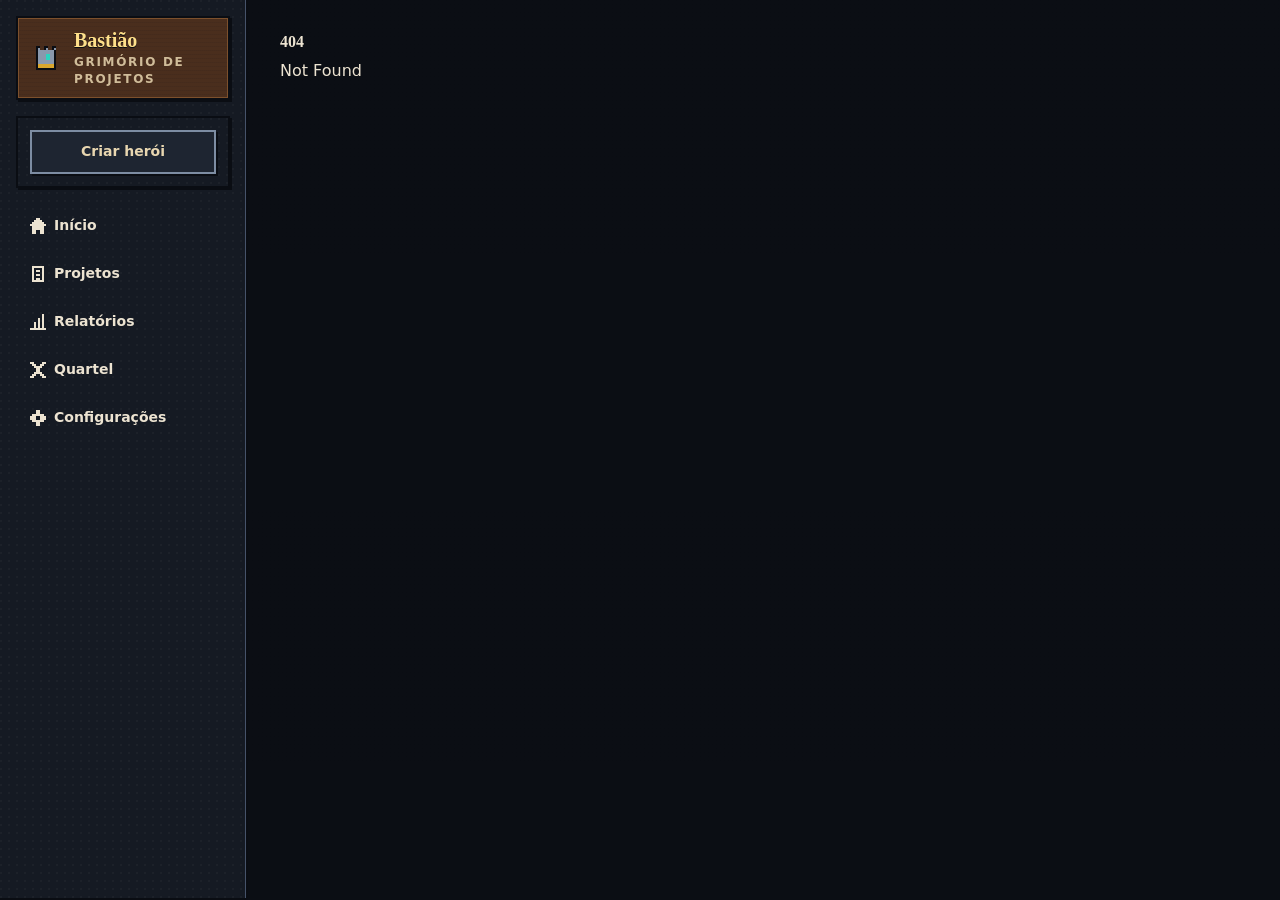
<file: index.html>
<!doctype html>
<html lang="pt-BR">
  <head>
    <meta charset="utf-8" />
    <meta name="viewport" content="width=device-width, initial-scale=1" />
    <meta name="theme-color" content="#0f1115" />
    <meta name="color-scheme" content="dark" />
    <!--
      CSP (MEDIUM-01, adapter-static sem servidor): meta permissiva para nao quebrar
      a hidratacao SvelteKit (inline scripts/estilos). Prefira headers no host estatico.
      Diretiva estrita recomendada no host:
      default-src 'self'; object-src 'none'; base-uri 'self'; frame-ancestors 'none'
      + X-Content-Type-Options: nosniff + Referrer-Policy: same-origin.
      Limitacao: meta com 'unsafe-inline' nao bloqueia XSS via inline; header com
      nonce/hash seria ideal, mas exige SSR/host com injecao por resposta.
    -->
    <meta
      http-equiv="Content-Security-Policy"
      content="default-src 'self'; object-src 'none'; base-uri 'self'; script-src 'self' 'unsafe-inline'; style-src 'self' 'unsafe-inline'; img-src 'self' data:; font-src 'self' data:; connect-src 'self' https://storage.bunnycdn.com https://uk.storage.bunnycdn.com https://ny.storage.bunnycdn.com https://la.storage.bunnycdn.com https://sg.storage.bunnycdn.com https://se.storage.bunnycdn.com https://br.storage.bunnycdn.com https://jh.storage.bunnycdn.com https://syd.storage.bunnycdn.com"
    />
    <title>App Produtividade</title>
    <link href="/_app/immutable/bundle.DhB-QHuP.js" rel="modulepreload">
		
		<link href="/_app/immutable/assets/bundle.BNYIov0n.css" rel="stylesheet">
  		<link rel="icon" type="image/svg+xml" href="/favicon.svg" />
	</head>
  <body data-sveltekit-preload-data="hover">
    <div style="display: contents">
			<script>
				{
					__sveltekit_iimv0 = {
						base: ""
					};

					const element = document.currentScript.parentElement;

					import("/_app/immutable/bundle.DhB-QHuP.js").then((app) => {
						app.start(element)
					});
				}
			</script>
		</div>
  </body>
</html>
</file>
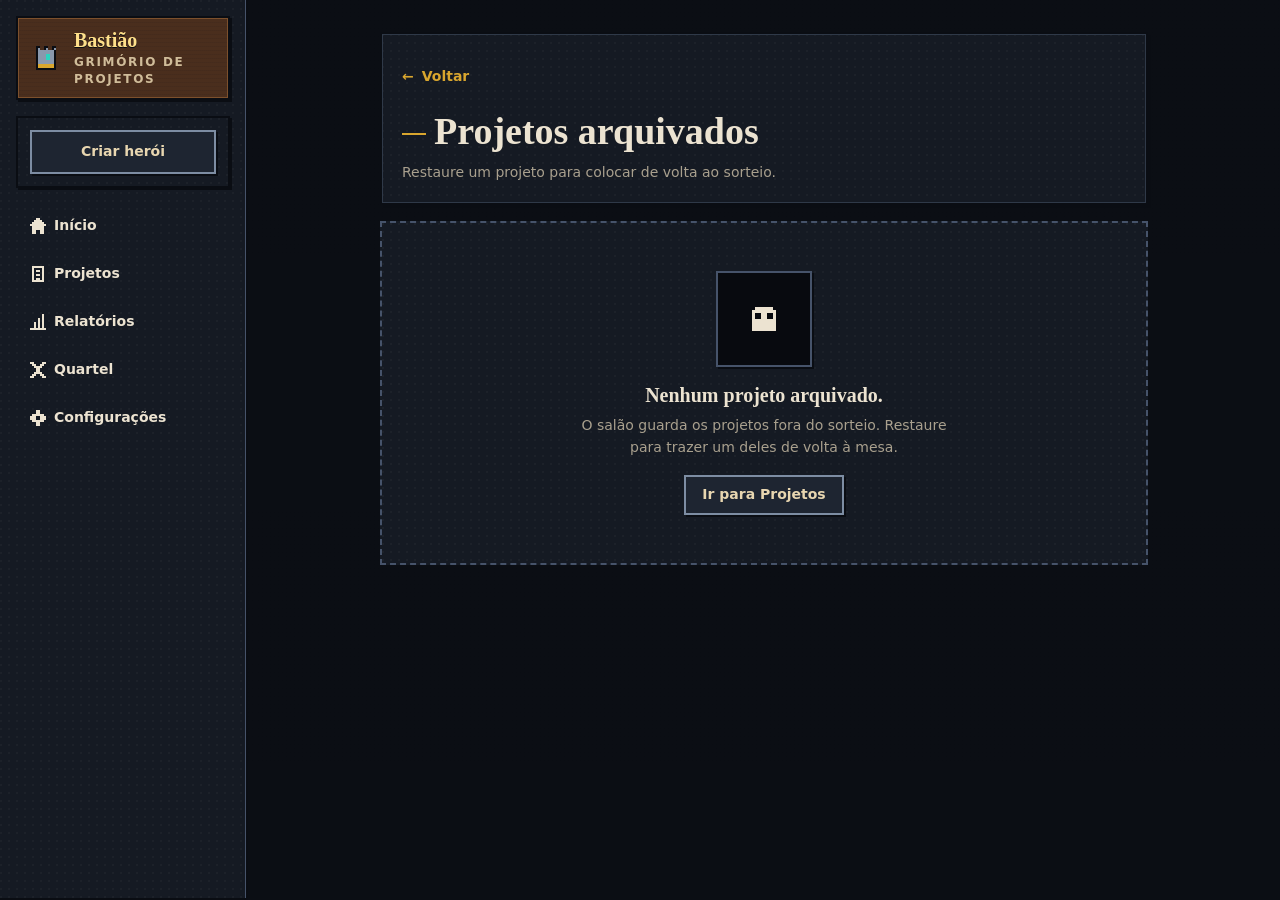
<file: archived/index.html>
<!doctype html>
<html lang="pt-BR">
  <head>
    <meta charset="utf-8" />
    <meta name="viewport" content="width=device-width, initial-scale=1" />
    <meta name="theme-color" content="#0f1115" />
    <meta name="color-scheme" content="dark" />
    <!--
      CSP (MEDIUM-01, adapter-static sem servidor): meta permissiva para nao quebrar
      a hidratacao SvelteKit (inline scripts/estilos). Prefira headers no host estatico.
      Diretiva estrita recomendada no host:
      default-src 'self'; object-src 'none'; base-uri 'self'; frame-ancestors 'none'
      + X-Content-Type-Options: nosniff + Referrer-Policy: same-origin.
      Limitacao: meta com 'unsafe-inline' nao bloqueia XSS via inline; header com
      nonce/hash seria ideal, mas exige SSR/host com injecao por resposta.
    -->
    <meta
      http-equiv="Content-Security-Policy"
      content="default-src 'self'; object-src 'none'; base-uri 'self'; script-src 'self' 'unsafe-inline'; style-src 'self' 'unsafe-inline'; img-src 'self' data:; font-src 'self' data:; connect-src 'self' https://storage.bunnycdn.com https://uk.storage.bunnycdn.com https://ny.storage.bunnycdn.com https://la.storage.bunnycdn.com https://sg.storage.bunnycdn.com https://se.storage.bunnycdn.com https://br.storage.bunnycdn.com https://jh.storage.bunnycdn.com https://syd.storage.bunnycdn.com"
    />
    <title>App Produtividade</title>
    <link href="../_app/immutable/bundle.DhB-QHuP.js" rel="modulepreload">
		<!--1bhpuhb--><!----><title>Projetos arquivados</title>
		<link href="../_app/immutable/assets/bundle.BNYIov0n.css" rel="stylesheet">
  		<link rel="icon" type="image/svg+xml" href="/favicon.svg" />
	</head>
  <body data-sveltekit-preload-data="hover">
    <div style="display: contents"><!--[--><!--[0--><!--[--><a href="#conteudo-principal" class="bastiao-skip svelte-12qhfyh">Pular para o conteúdo</a> <div class="bastiao-shell svelte-12qhfyh"><aside class="bastiao-sidebar svelte-129hoe0" aria-label="Navegacao principal"><div class="bastiao-brand svelte-129hoe0"><span class="bastiao-brand-emblem svelte-129hoe0" aria-hidden="true"><svg viewBox="0 0 16 16" width="32" height="32" shape-rendering="crispEdges" style="display: block" class="shrink-0" aria-hidden="true"><!--[--><path d="M3 2h2v1h-2zM7 2h2v1h-2zM11 2h2v1h-2zM3 3h1v1h-1zM7 3h1v1h-1zM11 3h1v1h-1zM3 4h1v1h-1zM12 4h1v1h-1zM3 5h1v1h-1zM12 5h1v1h-1zM3 6h1v1h-1zM12 6h1v1h-1zM3 7h1v1h-1zM12 7h1v1h-1zM3 8h1v1h-1zM12 8h1v1h-1zM3 9h1v1h-1zM12 9h1v1h-1zM3 10h1v1h-1zM12 10h1v1h-1zM3 11h1v1h-1zM12 11h1v1h-1zM3 12h1v1h-1zM12 12h1v1h-1zM3 13h10v1h-10z" fill="var(--color-px-ink)"></path><path d="M4 3h1v1h-1zM8 3h1v1h-1zM12 3h1v1h-1zM4 4h8v1h-8zM4 5h8v1h-8zM4 6h4v1h-4zM10 6h2v1h-2zM4 7h4v1h-4zM10 7h2v1h-2zM4 8h4v1h-4zM10 8h2v1h-2zM4 9h8v1h-8zM4 10h8v1h-8z" fill="var(--color-px-steel)"></path><path d="M4 11h8v1h-8zM4 12h8v1h-8z" fill="var(--color-px-gold)"></path><path d="M8 6h2v1h-2zM8 7h2v1h-2zM8 8h2v1h-2z" fill="var(--color-px-teal)"></path><!--]--></svg><!----></span> <span class="bastiao-brand-text svelte-129hoe0"><p class="bastiao-brand-title svelte-129hoe0">Bastião</p> <p class="bastiao-brand-sub svelte-129hoe0">grimório de projetos</p></span></div> <div class="bastiao-hud svelte-129hoe0"><section class="hero-hud svelte-1gd1m4t" aria-label="Heroi"><!--[-1--><p class="hero-hud__loading svelte-1gd1m4t" role="status">Carregando herói...</p><!--]--></section><!----></div> <nav class="bastiao-nav svelte-129hoe0" aria-label="Paginas"><!--[--><a href="/" class="bastiao-link svelte-129hoe0" title="Início" aria-current="page"><svg viewBox="0 0 8 8" width="16" height="16" shape-rendering="crispEdges" style="display: block" class="shrink-0" aria-hidden="true"><!--[-1--><path d="M3 0h2v1h-2zM2 1h4v1h-4zM1 2h6v1h-6zM0 3h8v1h-8zM1 4h6v1h-6zM1 5h6v1h-6zM1 6h2v1h-2zM5 6h2v1h-2zM1 7h2v1h-2zM5 7h2v1h-2z" fill="currentColor"></path><!--]--></svg><!----> <span class="bastiao-link-label svelte-129hoe0">Início</span></a><a href="/projetos" class="bastiao-link svelte-129hoe0" title="Projetos"><svg viewBox="0 0 8 8" width="16" height="16" shape-rendering="crispEdges" style="display: block" class="shrink-0" aria-hidden="true"><!--[-1--><path d="M1 0h6v1h-6zM1 1h1v1h-1zM6 1h1v1h-1zM1 2h1v1h-1zM3 2h2v1h-2zM6 2h1v1h-1zM1 3h1v1h-1zM6 3h1v1h-1zM1 4h1v1h-1zM3 4h2v1h-2zM6 4h1v1h-1zM1 5h1v1h-1zM6 5h1v1h-1zM1 6h1v1h-1zM3 6h2v1h-2zM6 6h1v1h-1zM1 7h6v1h-6z" fill="currentColor"></path><!--]--></svg><!----> <span class="bastiao-link-label svelte-129hoe0">Projetos</span></a><a href="/relatorios" class="bastiao-link svelte-129hoe0" title="Relatórios"><svg viewBox="0 0 8 8" width="16" height="16" shape-rendering="crispEdges" style="display: block" class="shrink-0" aria-hidden="true"><!--[-1--><path d="M6 0h1v1h-1zM6 1h1v1h-1zM4 2h1v1h-1zM6 2h1v1h-1zM4 3h1v1h-1zM6 3h1v1h-1zM2 4h1v1h-1zM4 4h1v1h-1zM6 4h1v1h-1zM2 5h1v1h-1zM4 5h1v1h-1zM6 5h1v1h-1zM2 6h1v1h-1zM4 6h1v1h-1zM6 6h1v1h-1zM0 7h8v1h-8z" fill="currentColor"></path><!--]--></svg><!----> <span class="bastiao-link-label svelte-129hoe0">Relatórios</span></a><a href="/rpg" class="bastiao-link svelte-129hoe0" title="Quartel"><svg viewBox="0 0 8 8" width="16" height="16" shape-rendering="crispEdges" style="display: block" class="shrink-0" aria-hidden="true"><!--[-1--><path d="M0 0h2v1h-2zM6 0h2v1h-2zM1 1h2v1h-2zM5 1h2v1h-2zM2 2h4v1h-4zM3 3h2v1h-2zM3 4h2v1h-2zM2 5h4v1h-4zM1 6h2v1h-2zM5 6h2v1h-2zM0 7h2v1h-2zM6 7h2v1h-2z" fill="currentColor"></path><!--]--></svg><!----> <span class="bastiao-link-label svelte-129hoe0">Quartel</span></a><a href="/settings" class="bastiao-link svelte-129hoe0" title="Configurações"><svg viewBox="0 0 8 8" width="16" height="16" shape-rendering="crispEdges" style="display: block" class="shrink-0" aria-hidden="true"><!--[-1--><path d="M3 0h2v1h-2zM3 1h2v1h-2zM1 2h6v1h-6zM0 3h3v1h-3zM5 3h3v1h-3zM0 4h3v1h-3zM5 4h3v1h-3zM1 5h6v1h-6zM3 6h2v1h-2zM3 7h2v1h-2z" fill="currentColor"></path><!--]--></svg><!----> <span class="bastiao-link-label svelte-129hoe0">Configurações</span></a><!--]--></nav></aside><!----> <main id="conteudo-principal" class="bastiao-main svelte-12qhfyh" tabindex="-1"><!--[--><div class="archived-page svelte-1bhpuhb"><header class="bastiao-pageheader bastiao-pageheader--stone  svelte-132ntk2"><!--[0--><a href="/" class="bastiao-pageheader__back svelte-132ntk2"><span aria-hidden="true" class="svelte-132ntk2">←</span> <span class="svelte-132ntk2">Voltar</span></a><!--]--> <div class="bastiao-pageheader__main svelte-132ntk2"><div class="bastiao-pageheader__text svelte-132ntk2"><!--[-1--><!--]--> <h1 class="bastiao-pageheader__title svelte-132ntk2"><!--[0--><span class="bastiao-pageheader__rule svelte-132ntk2" aria-hidden="true"></span><!--]--> <span class="bastiao-pageheader__title-text svelte-132ntk2">Projetos arquivados</span></h1> <!--[0--><p class="bastiao-pageheader__description svelte-132ntk2">Restaure um projeto para colocar de volta ao sorteio.</p><!--]--> <!--[-1--><!--]--></div> <!--[-1--><!--]--> <!--[-1--><!--]--></div> <!--[-1--><!--]--></header><!----> <!--[-1--><!--]--> <!--[0--><p class="archived-loading svelte-1bhpuhb">Carregando projetos...</p><!--]--></div><!--]--><!----></main></div> <!--[-1--><!--]--><!--]--><!--]--> <!--[-1--><!--]--><!--]-->
			
			<script>
				{
					__sveltekit_iimv0 = {
						base: new URL("..", location).pathname.slice(0, -1)
					};

					const element = document.currentScript.parentElement;

					import("../_app/immutable/bundle.DhB-QHuP.js").then((app) => {
						app.start(element, {
							node_ids: [0, 3],
							data: [null,null],
							form: null,
							error: null
						})
					});
				}
			</script>
		</div>
  </body>
</html>
</file>
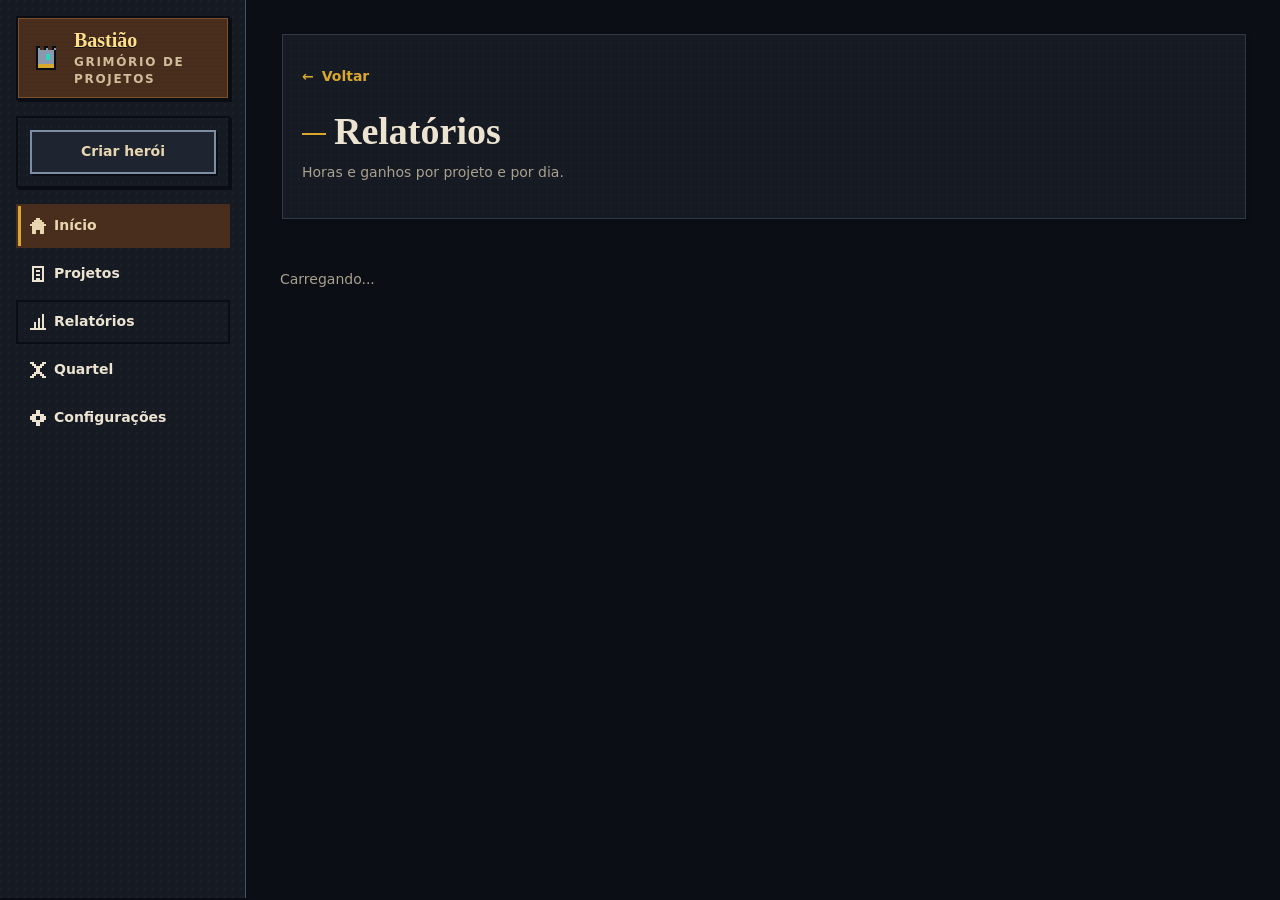
<file: dashboard/index.html>
<!doctype html>
<html lang="pt-BR">
  <head>
    <meta charset="utf-8" />
    <meta name="viewport" content="width=device-width, initial-scale=1" />
    <meta name="theme-color" content="#0f1115" />
    <meta name="color-scheme" content="dark" />
    <!--
      CSP (MEDIUM-01, adapter-static sem servidor): meta permissiva para nao quebrar
      a hidratacao SvelteKit (inline scripts/estilos). Prefira headers no host estatico.
      Diretiva estrita recomendada no host:
      default-src 'self'; object-src 'none'; base-uri 'self'; frame-ancestors 'none'
      + X-Content-Type-Options: nosniff + Referrer-Policy: same-origin.
      Limitacao: meta com 'unsafe-inline' nao bloqueia XSS via inline; header com
      nonce/hash seria ideal, mas exige SSR/host com injecao por resposta.
    -->
    <meta
      http-equiv="Content-Security-Policy"
      content="default-src 'self'; object-src 'none'; base-uri 'self'; script-src 'self' 'unsafe-inline'; style-src 'self' 'unsafe-inline'; img-src 'self' data:; font-src 'self' data:; connect-src 'self' https://storage.bunnycdn.com https://uk.storage.bunnycdn.com https://ny.storage.bunnycdn.com https://la.storage.bunnycdn.com https://sg.storage.bunnycdn.com https://se.storage.bunnycdn.com https://br.storage.bunnycdn.com https://jh.storage.bunnycdn.com https://syd.storage.bunnycdn.com"
    />
    <title>App Produtividade</title>
    <link href="../_app/immutable/bundle.DhB-QHuP.js" rel="modulepreload">
		<!--x1i5gj--><meta http-equiv="refresh" content="0;url=/relatorios/"/><!----><title>Relatórios | Bastião</title>
		<link href="../_app/immutable/assets/bundle.BNYIov0n.css" rel="stylesheet">
  		<link rel="icon" type="image/svg+xml" href="/favicon.svg" />
	</head>
  <body data-sveltekit-preload-data="hover">
    <div style="display: contents"><!--[--><!--[0--><!--[--><a href="#conteudo-principal" class="bastiao-skip svelte-12qhfyh">Pular para o conteúdo</a> <div class="bastiao-shell svelte-12qhfyh"><aside class="bastiao-sidebar svelte-129hoe0" aria-label="Navegacao principal"><div class="bastiao-brand svelte-129hoe0"><span class="bastiao-brand-emblem svelte-129hoe0" aria-hidden="true"><svg viewBox="0 0 16 16" width="32" height="32" shape-rendering="crispEdges" style="display: block" class="shrink-0" aria-hidden="true"><!--[--><path d="M3 2h2v1h-2zM7 2h2v1h-2zM11 2h2v1h-2zM3 3h1v1h-1zM7 3h1v1h-1zM11 3h1v1h-1zM3 4h1v1h-1zM12 4h1v1h-1zM3 5h1v1h-1zM12 5h1v1h-1zM3 6h1v1h-1zM12 6h1v1h-1zM3 7h1v1h-1zM12 7h1v1h-1zM3 8h1v1h-1zM12 8h1v1h-1zM3 9h1v1h-1zM12 9h1v1h-1zM3 10h1v1h-1zM12 10h1v1h-1zM3 11h1v1h-1zM12 11h1v1h-1zM3 12h1v1h-1zM12 12h1v1h-1zM3 13h10v1h-10z" fill="var(--color-px-ink)"></path><path d="M4 3h1v1h-1zM8 3h1v1h-1zM12 3h1v1h-1zM4 4h8v1h-8zM4 5h8v1h-8zM4 6h4v1h-4zM10 6h2v1h-2zM4 7h4v1h-4zM10 7h2v1h-2zM4 8h4v1h-4zM10 8h2v1h-2zM4 9h8v1h-8zM4 10h8v1h-8z" fill="var(--color-px-steel)"></path><path d="M4 11h8v1h-8zM4 12h8v1h-8z" fill="var(--color-px-gold)"></path><path d="M8 6h2v1h-2zM8 7h2v1h-2zM8 8h2v1h-2z" fill="var(--color-px-teal)"></path><!--]--></svg><!----></span> <span class="bastiao-brand-text svelte-129hoe0"><p class="bastiao-brand-title svelte-129hoe0">Bastião</p> <p class="bastiao-brand-sub svelte-129hoe0">grimório de projetos</p></span></div> <div class="bastiao-hud svelte-129hoe0"><section class="hero-hud svelte-1gd1m4t" aria-label="Heroi"><!--[-1--><p class="hero-hud__loading svelte-1gd1m4t" role="status">Carregando herói...</p><!--]--></section><!----></div> <nav class="bastiao-nav svelte-129hoe0" aria-label="Paginas"><!--[--><a href="/" class="bastiao-link svelte-129hoe0" title="Início" aria-current="page"><svg viewBox="0 0 8 8" width="16" height="16" shape-rendering="crispEdges" style="display: block" class="shrink-0" aria-hidden="true"><!--[-1--><path d="M3 0h2v1h-2zM2 1h4v1h-4zM1 2h6v1h-6zM0 3h8v1h-8zM1 4h6v1h-6zM1 5h6v1h-6zM1 6h2v1h-2zM5 6h2v1h-2zM1 7h2v1h-2zM5 7h2v1h-2z" fill="currentColor"></path><!--]--></svg><!----> <span class="bastiao-link-label svelte-129hoe0">Início</span></a><a href="/projetos" class="bastiao-link svelte-129hoe0" title="Projetos"><svg viewBox="0 0 8 8" width="16" height="16" shape-rendering="crispEdges" style="display: block" class="shrink-0" aria-hidden="true"><!--[-1--><path d="M1 0h6v1h-6zM1 1h1v1h-1zM6 1h1v1h-1zM1 2h1v1h-1zM3 2h2v1h-2zM6 2h1v1h-1zM1 3h1v1h-1zM6 3h1v1h-1zM1 4h1v1h-1zM3 4h2v1h-2zM6 4h1v1h-1zM1 5h1v1h-1zM6 5h1v1h-1zM1 6h1v1h-1zM3 6h2v1h-2zM6 6h1v1h-1zM1 7h6v1h-6z" fill="currentColor"></path><!--]--></svg><!----> <span class="bastiao-link-label svelte-129hoe0">Projetos</span></a><a href="/relatorios" class="bastiao-link svelte-129hoe0" title="Relatórios"><svg viewBox="0 0 8 8" width="16" height="16" shape-rendering="crispEdges" style="display: block" class="shrink-0" aria-hidden="true"><!--[-1--><path d="M6 0h1v1h-1zM6 1h1v1h-1zM4 2h1v1h-1zM6 2h1v1h-1zM4 3h1v1h-1zM6 3h1v1h-1zM2 4h1v1h-1zM4 4h1v1h-1zM6 4h1v1h-1zM2 5h1v1h-1zM4 5h1v1h-1zM6 5h1v1h-1zM2 6h1v1h-1zM4 6h1v1h-1zM6 6h1v1h-1zM0 7h8v1h-8z" fill="currentColor"></path><!--]--></svg><!----> <span class="bastiao-link-label svelte-129hoe0">Relatórios</span></a><a href="/rpg" class="bastiao-link svelte-129hoe0" title="Quartel"><svg viewBox="0 0 8 8" width="16" height="16" shape-rendering="crispEdges" style="display: block" class="shrink-0" aria-hidden="true"><!--[-1--><path d="M0 0h2v1h-2zM6 0h2v1h-2zM1 1h2v1h-2zM5 1h2v1h-2zM2 2h4v1h-4zM3 3h2v1h-2zM3 4h2v1h-2zM2 5h4v1h-4zM1 6h2v1h-2zM5 6h2v1h-2zM0 7h2v1h-2zM6 7h2v1h-2z" fill="currentColor"></path><!--]--></svg><!----> <span class="bastiao-link-label svelte-129hoe0">Quartel</span></a><a href="/settings" class="bastiao-link svelte-129hoe0" title="Configurações"><svg viewBox="0 0 8 8" width="16" height="16" shape-rendering="crispEdges" style="display: block" class="shrink-0" aria-hidden="true"><!--[-1--><path d="M3 0h2v1h-2zM3 1h2v1h-2zM1 2h6v1h-6zM0 3h3v1h-3zM5 3h3v1h-3zM0 4h3v1h-3zM5 4h3v1h-3zM1 5h6v1h-6zM3 6h2v1h-2zM3 7h2v1h-2z" fill="currentColor"></path><!--]--></svg><!----> <span class="bastiao-link-label svelte-129hoe0">Configurações</span></a><!--]--></nav></aside><!----> <main id="conteudo-principal" class="bastiao-main svelte-12qhfyh" tabindex="-1"><!--[--><p>Esta página mudou para <a href="/relatorios/">Relatórios</a>.</p><!--]--><!----></main></div> <!--[-1--><!--]--><!--]--><!--]--> <!--[-1--><!--]--><!--]-->
			
			<script>
				{
					__sveltekit_iimv0 = {
						base: new URL("..", location).pathname.slice(0, -1)
					};

					const element = document.currentScript.parentElement;

					import("../_app/immutable/bundle.DhB-QHuP.js").then((app) => {
						app.start(element, {
							node_ids: [0, 4],
							data: [null,null],
							form: null,
							error: null
						})
					});
				}
			</script>
		</div>
  </body>
</html>
</file>
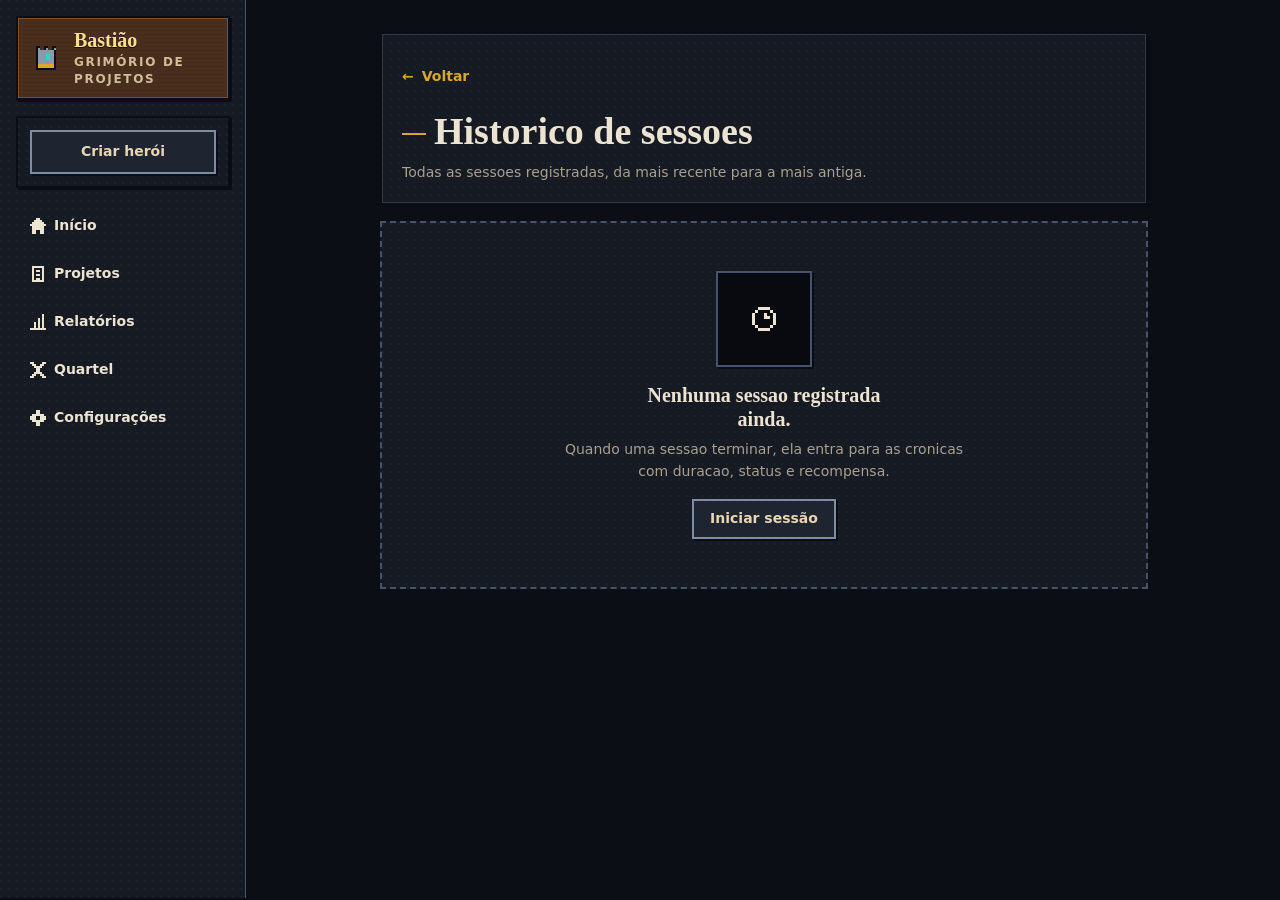
<file: history/index.html>
<!doctype html>
<html lang="pt-BR">
  <head>
    <meta charset="utf-8" />
    <meta name="viewport" content="width=device-width, initial-scale=1" />
    <meta name="theme-color" content="#0f1115" />
    <meta name="color-scheme" content="dark" />
    <!--
      CSP (MEDIUM-01, adapter-static sem servidor): meta permissiva para nao quebrar
      a hidratacao SvelteKit (inline scripts/estilos). Prefira headers no host estatico.
      Diretiva estrita recomendada no host:
      default-src 'self'; object-src 'none'; base-uri 'self'; frame-ancestors 'none'
      + X-Content-Type-Options: nosniff + Referrer-Policy: same-origin.
      Limitacao: meta com 'unsafe-inline' nao bloqueia XSS via inline; header com
      nonce/hash seria ideal, mas exige SSR/host com injecao por resposta.
    -->
    <meta
      http-equiv="Content-Security-Policy"
      content="default-src 'self'; object-src 'none'; base-uri 'self'; script-src 'self' 'unsafe-inline'; style-src 'self' 'unsafe-inline'; img-src 'self' data:; font-src 'self' data:; connect-src 'self' https://storage.bunnycdn.com https://uk.storage.bunnycdn.com https://ny.storage.bunnycdn.com https://la.storage.bunnycdn.com https://sg.storage.bunnycdn.com https://se.storage.bunnycdn.com https://br.storage.bunnycdn.com https://jh.storage.bunnycdn.com https://syd.storage.bunnycdn.com"
    />
    <title>App Produtividade</title>
    <link href="../_app/immutable/bundle.DhB-QHuP.js" rel="modulepreload">
		<!--1xl2tfr--><!----><title>Historico de sessoes</title>
		<link href="../_app/immutable/assets/bundle.BNYIov0n.css" rel="stylesheet">
  		<link rel="icon" type="image/svg+xml" href="/favicon.svg" />
	</head>
  <body data-sveltekit-preload-data="hover">
    <div style="display: contents"><!--[--><!--[0--><!--[--><a href="#conteudo-principal" class="bastiao-skip svelte-12qhfyh">Pular para o conteúdo</a> <div class="bastiao-shell svelte-12qhfyh"><aside class="bastiao-sidebar svelte-129hoe0" aria-label="Navegacao principal"><div class="bastiao-brand svelte-129hoe0"><span class="bastiao-brand-emblem svelte-129hoe0" aria-hidden="true"><svg viewBox="0 0 16 16" width="32" height="32" shape-rendering="crispEdges" style="display: block" class="shrink-0" aria-hidden="true"><!--[--><path d="M3 2h2v1h-2zM7 2h2v1h-2zM11 2h2v1h-2zM3 3h1v1h-1zM7 3h1v1h-1zM11 3h1v1h-1zM3 4h1v1h-1zM12 4h1v1h-1zM3 5h1v1h-1zM12 5h1v1h-1zM3 6h1v1h-1zM12 6h1v1h-1zM3 7h1v1h-1zM12 7h1v1h-1zM3 8h1v1h-1zM12 8h1v1h-1zM3 9h1v1h-1zM12 9h1v1h-1zM3 10h1v1h-1zM12 10h1v1h-1zM3 11h1v1h-1zM12 11h1v1h-1zM3 12h1v1h-1zM12 12h1v1h-1zM3 13h10v1h-10z" fill="var(--color-px-ink)"></path><path d="M4 3h1v1h-1zM8 3h1v1h-1zM12 3h1v1h-1zM4 4h8v1h-8zM4 5h8v1h-8zM4 6h4v1h-4zM10 6h2v1h-2zM4 7h4v1h-4zM10 7h2v1h-2zM4 8h4v1h-4zM10 8h2v1h-2zM4 9h8v1h-8zM4 10h8v1h-8z" fill="var(--color-px-steel)"></path><path d="M4 11h8v1h-8zM4 12h8v1h-8z" fill="var(--color-px-gold)"></path><path d="M8 6h2v1h-2zM8 7h2v1h-2zM8 8h2v1h-2z" fill="var(--color-px-teal)"></path><!--]--></svg><!----></span> <span class="bastiao-brand-text svelte-129hoe0"><p class="bastiao-brand-title svelte-129hoe0">Bastião</p> <p class="bastiao-brand-sub svelte-129hoe0">grimório de projetos</p></span></div> <div class="bastiao-hud svelte-129hoe0"><section class="hero-hud svelte-1gd1m4t" aria-label="Heroi"><!--[-1--><p class="hero-hud__loading svelte-1gd1m4t" role="status">Carregando herói...</p><!--]--></section><!----></div> <nav class="bastiao-nav svelte-129hoe0" aria-label="Paginas"><!--[--><a href="/" class="bastiao-link svelte-129hoe0" title="Início" aria-current="page"><svg viewBox="0 0 8 8" width="16" height="16" shape-rendering="crispEdges" style="display: block" class="shrink-0" aria-hidden="true"><!--[-1--><path d="M3 0h2v1h-2zM2 1h4v1h-4zM1 2h6v1h-6zM0 3h8v1h-8zM1 4h6v1h-6zM1 5h6v1h-6zM1 6h2v1h-2zM5 6h2v1h-2zM1 7h2v1h-2zM5 7h2v1h-2z" fill="currentColor"></path><!--]--></svg><!----> <span class="bastiao-link-label svelte-129hoe0">Início</span></a><a href="/projetos" class="bastiao-link svelte-129hoe0" title="Projetos"><svg viewBox="0 0 8 8" width="16" height="16" shape-rendering="crispEdges" style="display: block" class="shrink-0" aria-hidden="true"><!--[-1--><path d="M1 0h6v1h-6zM1 1h1v1h-1zM6 1h1v1h-1zM1 2h1v1h-1zM3 2h2v1h-2zM6 2h1v1h-1zM1 3h1v1h-1zM6 3h1v1h-1zM1 4h1v1h-1zM3 4h2v1h-2zM6 4h1v1h-1zM1 5h1v1h-1zM6 5h1v1h-1zM1 6h1v1h-1zM3 6h2v1h-2zM6 6h1v1h-1zM1 7h6v1h-6z" fill="currentColor"></path><!--]--></svg><!----> <span class="bastiao-link-label svelte-129hoe0">Projetos</span></a><a href="/relatorios" class="bastiao-link svelte-129hoe0" title="Relatórios"><svg viewBox="0 0 8 8" width="16" height="16" shape-rendering="crispEdges" style="display: block" class="shrink-0" aria-hidden="true"><!--[-1--><path d="M6 0h1v1h-1zM6 1h1v1h-1zM4 2h1v1h-1zM6 2h1v1h-1zM4 3h1v1h-1zM6 3h1v1h-1zM2 4h1v1h-1zM4 4h1v1h-1zM6 4h1v1h-1zM2 5h1v1h-1zM4 5h1v1h-1zM6 5h1v1h-1zM2 6h1v1h-1zM4 6h1v1h-1zM6 6h1v1h-1zM0 7h8v1h-8z" fill="currentColor"></path><!--]--></svg><!----> <span class="bastiao-link-label svelte-129hoe0">Relatórios</span></a><a href="/rpg" class="bastiao-link svelte-129hoe0" title="Quartel"><svg viewBox="0 0 8 8" width="16" height="16" shape-rendering="crispEdges" style="display: block" class="shrink-0" aria-hidden="true"><!--[-1--><path d="M0 0h2v1h-2zM6 0h2v1h-2zM1 1h2v1h-2zM5 1h2v1h-2zM2 2h4v1h-4zM3 3h2v1h-2zM3 4h2v1h-2zM2 5h4v1h-4zM1 6h2v1h-2zM5 6h2v1h-2zM0 7h2v1h-2zM6 7h2v1h-2z" fill="currentColor"></path><!--]--></svg><!----> <span class="bastiao-link-label svelte-129hoe0">Quartel</span></a><a href="/settings" class="bastiao-link svelte-129hoe0" title="Configurações"><svg viewBox="0 0 8 8" width="16" height="16" shape-rendering="crispEdges" style="display: block" class="shrink-0" aria-hidden="true"><!--[-1--><path d="M3 0h2v1h-2zM3 1h2v1h-2zM1 2h6v1h-6zM0 3h3v1h-3zM5 3h3v1h-3zM0 4h3v1h-3zM5 4h3v1h-3zM1 5h6v1h-6zM3 6h2v1h-2zM3 7h2v1h-2z" fill="currentColor"></path><!--]--></svg><!----> <span class="bastiao-link-label svelte-129hoe0">Configurações</span></a><!--]--></nav></aside><!----> <main id="conteudo-principal" class="bastiao-main svelte-12qhfyh" tabindex="-1"><!--[--><div class="history-page svelte-1xl2tfr"><header class="bastiao-pageheader bastiao-pageheader--stone  svelte-132ntk2"><!--[0--><a href="/" class="bastiao-pageheader__back svelte-132ntk2"><span aria-hidden="true" class="svelte-132ntk2">←</span> <span class="svelte-132ntk2">Voltar</span></a><!--]--> <div class="bastiao-pageheader__main svelte-132ntk2"><div class="bastiao-pageheader__text svelte-132ntk2"><!--[-1--><!--]--> <h1 class="bastiao-pageheader__title svelte-132ntk2"><!--[0--><span class="bastiao-pageheader__rule svelte-132ntk2" aria-hidden="true"></span><!--]--> <span class="bastiao-pageheader__title-text svelte-132ntk2">Historico de sessoes</span></h1> <!--[0--><p class="bastiao-pageheader__description svelte-132ntk2">Todas as sessoes registradas, da mais recente para a mais antiga.</p><!--]--> <!--[-1--><!--]--></div> <!--[-1--><!--]--> <!--[-1--><!--]--></div> <!--[-1--><!--]--></header><!----> <!--[-1--><!--]--> <!--[0--><p class="history-loading svelte-1xl2tfr">Carregando sessoes...</p><!--]--></div><!--]--><!----></main></div> <!--[-1--><!--]--><!--]--><!--]--> <!--[-1--><!--]--><!--]-->
			
			<script>
				{
					__sveltekit_iimv0 = {
						base: new URL("..", location).pathname.slice(0, -1)
					};

					const element = document.currentScript.parentElement;

					import("../_app/immutable/bundle.DhB-QHuP.js").then((app) => {
						app.start(element, {
							node_ids: [0, 5],
							data: [null,null],
							form: null,
							error: null
						})
					});
				}
			</script>
		</div>
  </body>
</html>
</file>
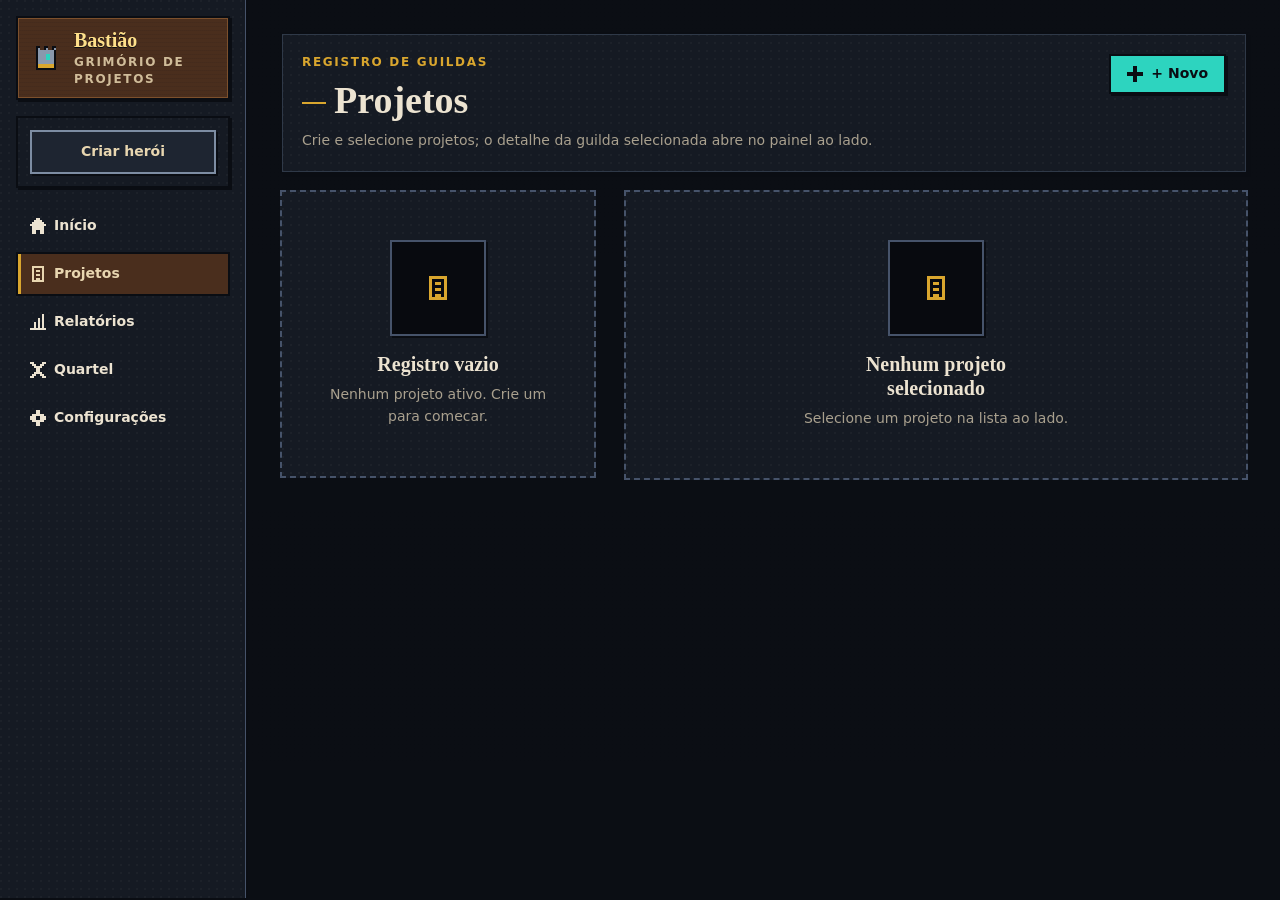
<file: projetos/index.html>
<!doctype html>
<html lang="pt-BR">
  <head>
    <meta charset="utf-8" />
    <meta name="viewport" content="width=device-width, initial-scale=1" />
    <meta name="theme-color" content="#0f1115" />
    <meta name="color-scheme" content="dark" />
    <!--
      CSP (MEDIUM-01, adapter-static sem servidor): meta permissiva para nao quebrar
      a hidratacao SvelteKit (inline scripts/estilos). Prefira headers no host estatico.
      Diretiva estrita recomendada no host:
      default-src 'self'; object-src 'none'; base-uri 'self'; frame-ancestors 'none'
      + X-Content-Type-Options: nosniff + Referrer-Policy: same-origin.
      Limitacao: meta com 'unsafe-inline' nao bloqueia XSS via inline; header com
      nonce/hash seria ideal, mas exige SSR/host com injecao por resposta.
    -->
    <meta
      http-equiv="Content-Security-Policy"
      content="default-src 'self'; object-src 'none'; base-uri 'self'; script-src 'self' 'unsafe-inline'; style-src 'self' 'unsafe-inline'; img-src 'self' data:; font-src 'self' data:; connect-src 'self' https://storage.bunnycdn.com https://uk.storage.bunnycdn.com https://ny.storage.bunnycdn.com https://la.storage.bunnycdn.com https://sg.storage.bunnycdn.com https://se.storage.bunnycdn.com https://br.storage.bunnycdn.com https://jh.storage.bunnycdn.com https://syd.storage.bunnycdn.com"
    />
    <title>App Produtividade</title>
    <link href="../_app/immutable/bundle.DhB-QHuP.js" rel="modulepreload">
		<!--16dim71--><!----><title>Projetos | Bastião</title>
		<link href="../_app/immutable/assets/bundle.BNYIov0n.css" rel="stylesheet">
  		<link rel="icon" type="image/svg+xml" href="/favicon.svg" />
	</head>
  <body data-sveltekit-preload-data="hover">
    <div style="display: contents"><!--[--><!--[0--><!--[--><a href="#conteudo-principal" class="bastiao-skip svelte-12qhfyh">Pular para o conteúdo</a> <div class="bastiao-shell svelte-12qhfyh"><aside class="bastiao-sidebar svelte-129hoe0" aria-label="Navegacao principal"><div class="bastiao-brand svelte-129hoe0"><span class="bastiao-brand-emblem svelte-129hoe0" aria-hidden="true"><svg viewBox="0 0 16 16" width="32" height="32" shape-rendering="crispEdges" style="display: block" class="shrink-0" aria-hidden="true"><!--[--><path d="M3 2h2v1h-2zM7 2h2v1h-2zM11 2h2v1h-2zM3 3h1v1h-1zM7 3h1v1h-1zM11 3h1v1h-1zM3 4h1v1h-1zM12 4h1v1h-1zM3 5h1v1h-1zM12 5h1v1h-1zM3 6h1v1h-1zM12 6h1v1h-1zM3 7h1v1h-1zM12 7h1v1h-1zM3 8h1v1h-1zM12 8h1v1h-1zM3 9h1v1h-1zM12 9h1v1h-1zM3 10h1v1h-1zM12 10h1v1h-1zM3 11h1v1h-1zM12 11h1v1h-1zM3 12h1v1h-1zM12 12h1v1h-1zM3 13h10v1h-10z" fill="var(--color-px-ink)"></path><path d="M4 3h1v1h-1zM8 3h1v1h-1zM12 3h1v1h-1zM4 4h8v1h-8zM4 5h8v1h-8zM4 6h4v1h-4zM10 6h2v1h-2zM4 7h4v1h-4zM10 7h2v1h-2zM4 8h4v1h-4zM10 8h2v1h-2zM4 9h8v1h-8zM4 10h8v1h-8z" fill="var(--color-px-steel)"></path><path d="M4 11h8v1h-8zM4 12h8v1h-8z" fill="var(--color-px-gold)"></path><path d="M8 6h2v1h-2zM8 7h2v1h-2zM8 8h2v1h-2z" fill="var(--color-px-teal)"></path><!--]--></svg><!----></span> <span class="bastiao-brand-text svelte-129hoe0"><p class="bastiao-brand-title svelte-129hoe0">Bastião</p> <p class="bastiao-brand-sub svelte-129hoe0">grimório de projetos</p></span></div> <div class="bastiao-hud svelte-129hoe0"><section class="hero-hud svelte-1gd1m4t" aria-label="Heroi"><!--[-1--><p class="hero-hud__loading svelte-1gd1m4t" role="status">Carregando herói...</p><!--]--></section><!----></div> <nav class="bastiao-nav svelte-129hoe0" aria-label="Paginas"><!--[--><a href="/" class="bastiao-link svelte-129hoe0" title="Início" aria-current="page"><svg viewBox="0 0 8 8" width="16" height="16" shape-rendering="crispEdges" style="display: block" class="shrink-0" aria-hidden="true"><!--[-1--><path d="M3 0h2v1h-2zM2 1h4v1h-4zM1 2h6v1h-6zM0 3h8v1h-8zM1 4h6v1h-6zM1 5h6v1h-6zM1 6h2v1h-2zM5 6h2v1h-2zM1 7h2v1h-2zM5 7h2v1h-2z" fill="currentColor"></path><!--]--></svg><!----> <span class="bastiao-link-label svelte-129hoe0">Início</span></a><a href="/projetos" class="bastiao-link svelte-129hoe0" title="Projetos"><svg viewBox="0 0 8 8" width="16" height="16" shape-rendering="crispEdges" style="display: block" class="shrink-0" aria-hidden="true"><!--[-1--><path d="M1 0h6v1h-6zM1 1h1v1h-1zM6 1h1v1h-1zM1 2h1v1h-1zM3 2h2v1h-2zM6 2h1v1h-1zM1 3h1v1h-1zM6 3h1v1h-1zM1 4h1v1h-1zM3 4h2v1h-2zM6 4h1v1h-1zM1 5h1v1h-1zM6 5h1v1h-1zM1 6h1v1h-1zM3 6h2v1h-2zM6 6h1v1h-1zM1 7h6v1h-6z" fill="currentColor"></path><!--]--></svg><!----> <span class="bastiao-link-label svelte-129hoe0">Projetos</span></a><a href="/relatorios" class="bastiao-link svelte-129hoe0" title="Relatórios"><svg viewBox="0 0 8 8" width="16" height="16" shape-rendering="crispEdges" style="display: block" class="shrink-0" aria-hidden="true"><!--[-1--><path d="M6 0h1v1h-1zM6 1h1v1h-1zM4 2h1v1h-1zM6 2h1v1h-1zM4 3h1v1h-1zM6 3h1v1h-1zM2 4h1v1h-1zM4 4h1v1h-1zM6 4h1v1h-1zM2 5h1v1h-1zM4 5h1v1h-1zM6 5h1v1h-1zM2 6h1v1h-1zM4 6h1v1h-1zM6 6h1v1h-1zM0 7h8v1h-8z" fill="currentColor"></path><!--]--></svg><!----> <span class="bastiao-link-label svelte-129hoe0">Relatórios</span></a><a href="/rpg" class="bastiao-link svelte-129hoe0" title="Quartel"><svg viewBox="0 0 8 8" width="16" height="16" shape-rendering="crispEdges" style="display: block" class="shrink-0" aria-hidden="true"><!--[-1--><path d="M0 0h2v1h-2zM6 0h2v1h-2zM1 1h2v1h-2zM5 1h2v1h-2zM2 2h4v1h-4zM3 3h2v1h-2zM3 4h2v1h-2zM2 5h4v1h-4zM1 6h2v1h-2zM5 6h2v1h-2zM0 7h2v1h-2zM6 7h2v1h-2z" fill="currentColor"></path><!--]--></svg><!----> <span class="bastiao-link-label svelte-129hoe0">Quartel</span></a><a href="/settings" class="bastiao-link svelte-129hoe0" title="Configurações"><svg viewBox="0 0 8 8" width="16" height="16" shape-rendering="crispEdges" style="display: block" class="shrink-0" aria-hidden="true"><!--[-1--><path d="M3 0h2v1h-2zM3 1h2v1h-2zM1 2h6v1h-6zM0 3h3v1h-3zM5 3h3v1h-3zM0 4h3v1h-3zM5 4h3v1h-3zM1 5h6v1h-6zM3 6h2v1h-2zM3 7h2v1h-2z" fill="currentColor"></path><!--]--></svg><!----> <span class="bastiao-link-label svelte-129hoe0">Configurações</span></a><!--]--></nav></aside><!----> <main id="conteudo-principal" class="bastiao-main svelte-12qhfyh" tabindex="-1"><!--[--><div class="bastiao-projetos svelte-16dim71"><header class="bastiao-pageheader bastiao-pageheader--stone  svelte-132ntk2"><!--[-1--><!--]--> <div class="bastiao-pageheader__main svelte-132ntk2"><div class="bastiao-pageheader__text svelte-132ntk2"><!--[0--><p class="bastiao-pageheader__kicker svelte-132ntk2">Registro de guildas</p><!--]--> <h1 class="bastiao-pageheader__title svelte-132ntk2"><!--[0--><span class="bastiao-pageheader__rule svelte-132ntk2" aria-hidden="true"></span><!--]--> <span class="bastiao-pageheader__title-text svelte-132ntk2">Projetos</span></h1> <!--[0--><p class="bastiao-pageheader__description svelte-132ntk2">Crie e selecione projetos; o detalhe da guilda selecionada abre no painel ao lado.</p><!--]--> <!--[-1--><!--]--></div> <!--[-1--><!--]--> <!--[0--><div class="bastiao-pageheader__actions svelte-132ntk2"><!--[0--><button type="button" class="inline-flex items-center justify-center gap-2 rounded-none border-2 font-sans font-semibold select-none outline-none transition-[transform,box-shadow,background-color,border-color,color] duration-[120ms] ease-[steps(2,end)] focus-visible:outline-none focus-visible:shadow-[var(--focus-ring)] disabled:cursor-not-allowed disabled:opacity-[0.45] motion-reduce:transform-none motion-reduce:transition-none border-ink bg-accent text-ink shadow-[2px_2px_0_var(--color-ink)] hover:-translate-x-[1px] hover:-translate-y-[1px] hover:bg-px-teal-l hover:shadow-[3px_3px_0_var(--color-ink)] active:translate-x-[1px] active:translate-y-[1px] active:bg-accent active:shadow-[1px_1px_0_var(--color-ink)] h-11 px-4 text-sm lg:h-10 min-w-[88px]"><svg viewBox="0 0 8 8" width="16" height="16" shape-rendering="crispEdges" style="display: block" class="shrink-0" aria-hidden="true"><!--[-1--><path d="M3 0h2v1h-2zM3 1h2v1h-2zM3 2h2v1h-2zM0 3h8v1h-8zM0 4h8v1h-8zM3 5h2v1h-2zM3 6h2v1h-2zM3 7h2v1h-2z" fill="currentColor"></path><!--]--></svg><!----> + Novo<!----></button><!--]--><!----></div><!--]--></div> <!--[-1--><!--]--></header><!----> <!--[-1--><!--]--> <div class="bastiao-projetos__grid svelte-16dim71"><aside class="bastiao-projetos__list svelte-16dim71" aria-label="Projetos"><!--[-1--><!--]--> <section aria-label="Lista de projetos ativos"><!--[0--><div class="bastiao-empty  svelte-zkmbus" role="group" aria-labelledby="projetos-empty-title" aria-describedby="projetos-empty-description"><!--[0--><div class="bastiao-empty__frame svelte-zkmbus" aria-hidden="true"><span class="bastiao-projetos__emblem svelte-16dim71"><svg viewBox="0 0 8 8" width="24" height="24" shape-rendering="crispEdges" style="display: block" class="shrink-0" aria-hidden="true"><!--[-1--><path d="M1 0h6v1h-6zM1 1h1v1h-1zM6 1h1v1h-1zM1 2h1v1h-1zM3 2h2v1h-2zM6 2h1v1h-1zM1 3h1v1h-1zM6 3h1v1h-1zM1 4h1v1h-1zM3 4h2v1h-2zM6 4h1v1h-1zM1 5h1v1h-1zM6 5h1v1h-1zM1 6h1v1h-1zM3 6h2v1h-2zM6 6h1v1h-1zM1 7h6v1h-6z" fill="currentColor"></path><!--]--></svg><!----></span><!----></div><!--]--> <h2 id="projetos-empty-title" class="bastiao-empty__title svelte-zkmbus">Registro vazio</h2> <!--[0--><p id="projetos-empty-description" class="bastiao-empty__description svelte-zkmbus">Nenhum projeto ativo. Crie um para comecar.</p><!--]--> <!--[-1--><!--]--> <!--[-1--><!--]--></div><!--]--></section></aside> <section class="bastiao-projetos__detail svelte-16dim71" aria-label="Detalhe do projeto"><!--[-1--><div class="bastiao-empty  svelte-zkmbus" role="group" aria-labelledby="projeto-detail-empty-title" aria-describedby="projeto-detail-empty-description"><!--[0--><div class="bastiao-empty__frame svelte-zkmbus" aria-hidden="true"><span class="bastiao-projetos__emblem svelte-16dim71"><svg viewBox="0 0 8 8" width="24" height="24" shape-rendering="crispEdges" style="display: block" class="shrink-0" aria-hidden="true"><!--[-1--><path d="M1 0h6v1h-6zM1 1h1v1h-1zM6 1h1v1h-1zM1 2h1v1h-1zM3 2h2v1h-2zM6 2h1v1h-1zM1 3h1v1h-1zM6 3h1v1h-1zM1 4h1v1h-1zM3 4h2v1h-2zM6 4h1v1h-1zM1 5h1v1h-1zM6 5h1v1h-1zM1 6h1v1h-1zM3 6h2v1h-2zM6 6h1v1h-1zM1 7h6v1h-6z" fill="currentColor"></path><!--]--></svg><!----></span><!----></div><!--]--> <h2 id="projeto-detail-empty-title" class="bastiao-empty__title svelte-zkmbus">Nenhum projeto selecionado</h2> <!--[0--><p id="projeto-detail-empty-description" class="bastiao-empty__description svelte-zkmbus">Selecione um projeto na lista ao lado.</p><!--]--> <!--[-1--><!--]--> <!--[-1--><!--]--></div><!--]--></section></div></div><!--]--><!----></main></div> <!--[-1--><!--]--><!--]--><!--]--> <!--[-1--><!--]--><!--]-->
			
			<script>
				{
					__sveltekit_iimv0 = {
						base: new URL("..", location).pathname.slice(0, -1)
					};

					const element = document.currentScript.parentElement;

					import("../_app/immutable/bundle.DhB-QHuP.js").then((app) => {
						app.start(element, {
							node_ids: [0, 6],
							data: [null,null],
							form: null,
							error: null
						})
					});
				}
			</script>
		</div>
  </body>
</html>
</file>
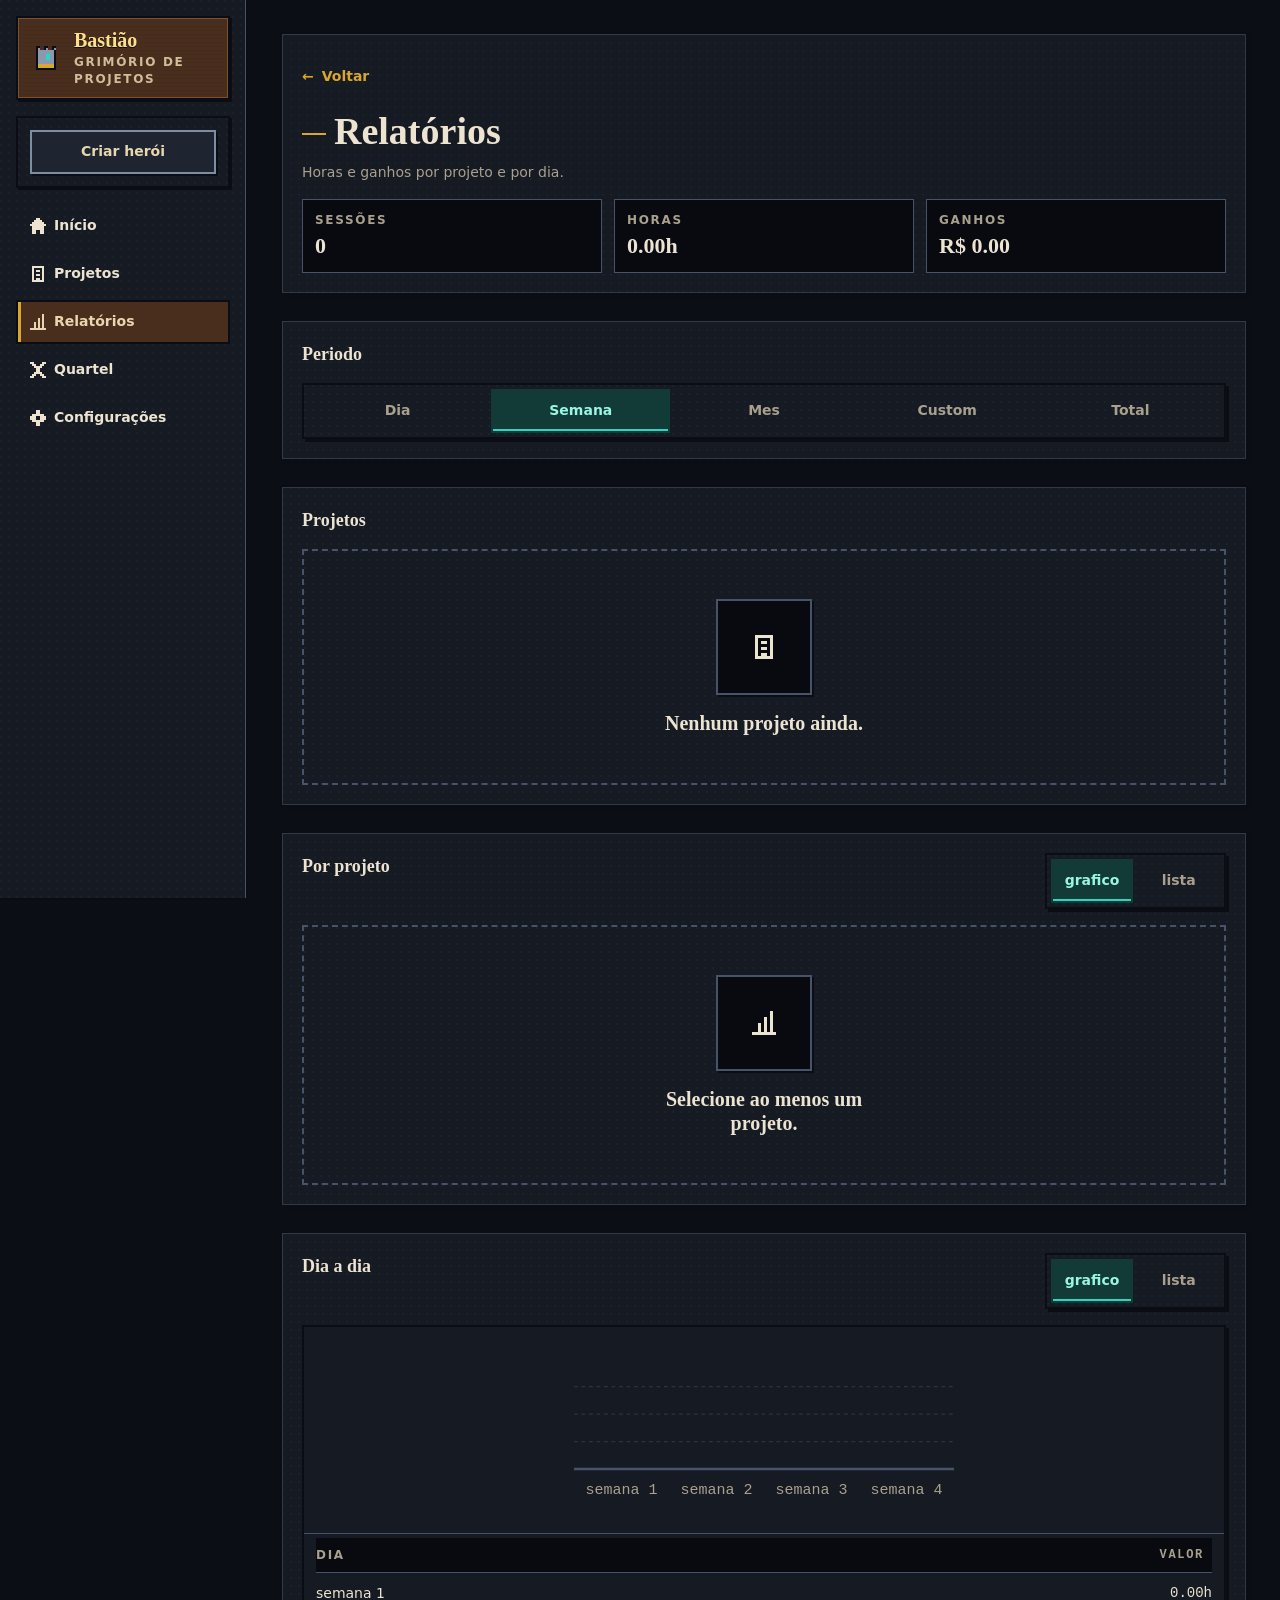
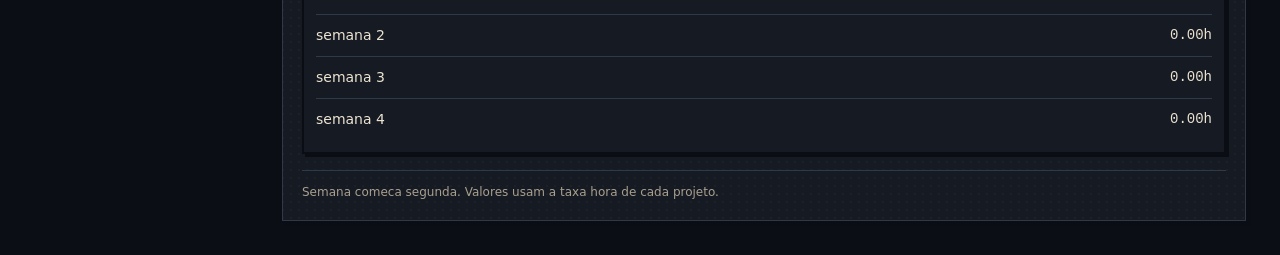
<file: relatorios/index.html>
<!doctype html>
<html lang="pt-BR">
  <head>
    <meta charset="utf-8" />
    <meta name="viewport" content="width=device-width, initial-scale=1" />
    <meta name="theme-color" content="#0f1115" />
    <meta name="color-scheme" content="dark" />
    <!--
      CSP (MEDIUM-01, adapter-static sem servidor): meta permissiva para nao quebrar
      a hidratacao SvelteKit (inline scripts/estilos). Prefira headers no host estatico.
      Diretiva estrita recomendada no host:
      default-src 'self'; object-src 'none'; base-uri 'self'; frame-ancestors 'none'
      + X-Content-Type-Options: nosniff + Referrer-Policy: same-origin.
      Limitacao: meta com 'unsafe-inline' nao bloqueia XSS via inline; header com
      nonce/hash seria ideal, mas exige SSR/host com injecao por resposta.
    -->
    <meta
      http-equiv="Content-Security-Policy"
      content="default-src 'self'; object-src 'none'; base-uri 'self'; script-src 'self' 'unsafe-inline'; style-src 'self' 'unsafe-inline'; img-src 'self' data:; font-src 'self' data:; connect-src 'self' https://storage.bunnycdn.com https://uk.storage.bunnycdn.com https://ny.storage.bunnycdn.com https://la.storage.bunnycdn.com https://sg.storage.bunnycdn.com https://se.storage.bunnycdn.com https://br.storage.bunnycdn.com https://jh.storage.bunnycdn.com https://syd.storage.bunnycdn.com"
    />
    <title>App Produtividade</title>
    <link href="../_app/immutable/bundle.DhB-QHuP.js" rel="modulepreload">
		<!--qx2641--><!----><title>Relatórios</title>
		<link href="../_app/immutable/assets/bundle.BNYIov0n.css" rel="stylesheet">
  		<link rel="icon" type="image/svg+xml" href="/favicon.svg" />
	</head>
  <body data-sveltekit-preload-data="hover">
    <div style="display: contents"><!--[--><!--[0--><!--[--><a href="#conteudo-principal" class="bastiao-skip svelte-12qhfyh">Pular para o conteúdo</a> <div class="bastiao-shell svelte-12qhfyh"><aside class="bastiao-sidebar svelte-129hoe0" aria-label="Navegacao principal"><div class="bastiao-brand svelte-129hoe0"><span class="bastiao-brand-emblem svelte-129hoe0" aria-hidden="true"><svg viewBox="0 0 16 16" width="32" height="32" shape-rendering="crispEdges" style="display: block" class="shrink-0" aria-hidden="true"><!--[--><path d="M3 2h2v1h-2zM7 2h2v1h-2zM11 2h2v1h-2zM3 3h1v1h-1zM7 3h1v1h-1zM11 3h1v1h-1zM3 4h1v1h-1zM12 4h1v1h-1zM3 5h1v1h-1zM12 5h1v1h-1zM3 6h1v1h-1zM12 6h1v1h-1zM3 7h1v1h-1zM12 7h1v1h-1zM3 8h1v1h-1zM12 8h1v1h-1zM3 9h1v1h-1zM12 9h1v1h-1zM3 10h1v1h-1zM12 10h1v1h-1zM3 11h1v1h-1zM12 11h1v1h-1zM3 12h1v1h-1zM12 12h1v1h-1zM3 13h10v1h-10z" fill="var(--color-px-ink)"></path><path d="M4 3h1v1h-1zM8 3h1v1h-1zM12 3h1v1h-1zM4 4h8v1h-8zM4 5h8v1h-8zM4 6h4v1h-4zM10 6h2v1h-2zM4 7h4v1h-4zM10 7h2v1h-2zM4 8h4v1h-4zM10 8h2v1h-2zM4 9h8v1h-8zM4 10h8v1h-8z" fill="var(--color-px-steel)"></path><path d="M4 11h8v1h-8zM4 12h8v1h-8z" fill="var(--color-px-gold)"></path><path d="M8 6h2v1h-2zM8 7h2v1h-2zM8 8h2v1h-2z" fill="var(--color-px-teal)"></path><!--]--></svg><!----></span> <span class="bastiao-brand-text svelte-129hoe0"><p class="bastiao-brand-title svelte-129hoe0">Bastião</p> <p class="bastiao-brand-sub svelte-129hoe0">grimório de projetos</p></span></div> <div class="bastiao-hud svelte-129hoe0"><section class="hero-hud svelte-1gd1m4t" aria-label="Heroi"><!--[-1--><p class="hero-hud__loading svelte-1gd1m4t" role="status">Carregando herói...</p><!--]--></section><!----></div> <nav class="bastiao-nav svelte-129hoe0" aria-label="Paginas"><!--[--><a href="/" class="bastiao-link svelte-129hoe0" title="Início" aria-current="page"><svg viewBox="0 0 8 8" width="16" height="16" shape-rendering="crispEdges" style="display: block" class="shrink-0" aria-hidden="true"><!--[-1--><path d="M3 0h2v1h-2zM2 1h4v1h-4zM1 2h6v1h-6zM0 3h8v1h-8zM1 4h6v1h-6zM1 5h6v1h-6zM1 6h2v1h-2zM5 6h2v1h-2zM1 7h2v1h-2zM5 7h2v1h-2z" fill="currentColor"></path><!--]--></svg><!----> <span class="bastiao-link-label svelte-129hoe0">Início</span></a><a href="/projetos" class="bastiao-link svelte-129hoe0" title="Projetos"><svg viewBox="0 0 8 8" width="16" height="16" shape-rendering="crispEdges" style="display: block" class="shrink-0" aria-hidden="true"><!--[-1--><path d="M1 0h6v1h-6zM1 1h1v1h-1zM6 1h1v1h-1zM1 2h1v1h-1zM3 2h2v1h-2zM6 2h1v1h-1zM1 3h1v1h-1zM6 3h1v1h-1zM1 4h1v1h-1zM3 4h2v1h-2zM6 4h1v1h-1zM1 5h1v1h-1zM6 5h1v1h-1zM1 6h1v1h-1zM3 6h2v1h-2zM6 6h1v1h-1zM1 7h6v1h-6z" fill="currentColor"></path><!--]--></svg><!----> <span class="bastiao-link-label svelte-129hoe0">Projetos</span></a><a href="/relatorios" class="bastiao-link svelte-129hoe0" title="Relatórios"><svg viewBox="0 0 8 8" width="16" height="16" shape-rendering="crispEdges" style="display: block" class="shrink-0" aria-hidden="true"><!--[-1--><path d="M6 0h1v1h-1zM6 1h1v1h-1zM4 2h1v1h-1zM6 2h1v1h-1zM4 3h1v1h-1zM6 3h1v1h-1zM2 4h1v1h-1zM4 4h1v1h-1zM6 4h1v1h-1zM2 5h1v1h-1zM4 5h1v1h-1zM6 5h1v1h-1zM2 6h1v1h-1zM4 6h1v1h-1zM6 6h1v1h-1zM0 7h8v1h-8z" fill="currentColor"></path><!--]--></svg><!----> <span class="bastiao-link-label svelte-129hoe0">Relatórios</span></a><a href="/rpg" class="bastiao-link svelte-129hoe0" title="Quartel"><svg viewBox="0 0 8 8" width="16" height="16" shape-rendering="crispEdges" style="display: block" class="shrink-0" aria-hidden="true"><!--[-1--><path d="M0 0h2v1h-2zM6 0h2v1h-2zM1 1h2v1h-2zM5 1h2v1h-2zM2 2h4v1h-4zM3 3h2v1h-2zM3 4h2v1h-2zM2 5h4v1h-4zM1 6h2v1h-2zM5 6h2v1h-2zM0 7h2v1h-2zM6 7h2v1h-2z" fill="currentColor"></path><!--]--></svg><!----> <span class="bastiao-link-label svelte-129hoe0">Quartel</span></a><a href="/settings" class="bastiao-link svelte-129hoe0" title="Configurações"><svg viewBox="0 0 8 8" width="16" height="16" shape-rendering="crispEdges" style="display: block" class="shrink-0" aria-hidden="true"><!--[-1--><path d="M3 0h2v1h-2zM3 1h2v1h-2zM1 2h6v1h-6zM0 3h3v1h-3zM5 3h3v1h-3zM0 4h3v1h-3zM5 4h3v1h-3zM1 5h6v1h-6zM3 6h2v1h-2zM3 7h2v1h-2z" fill="currentColor"></path><!--]--></svg><!----> <span class="bastiao-link-label svelte-129hoe0">Configurações</span></a><!--]--></nav></aside><!----> <main id="conteudo-principal" class="bastiao-main svelte-12qhfyh" tabindex="-1"><!--[--><div class="bastiao-dashboard mx-auto w-full max-w-5xl svelte-qx2641"><header class="bastiao-pageheader bastiao-pageheader--stone  svelte-132ntk2"><!--[0--><a href="/" class="bastiao-pageheader__back svelte-132ntk2"><span aria-hidden="true" class="svelte-132ntk2">←</span> <span class="svelte-132ntk2">Voltar</span></a><!--]--> <div class="bastiao-pageheader__main svelte-132ntk2"><div class="bastiao-pageheader__text svelte-132ntk2"><!--[-1--><!--]--> <h1 class="bastiao-pageheader__title svelte-132ntk2"><!--[0--><span class="bastiao-pageheader__rule svelte-132ntk2" aria-hidden="true"></span><!--]--> <span class="bastiao-pageheader__title-text svelte-132ntk2">Relatórios</span></h1> <!--[0--><p class="bastiao-pageheader__description svelte-132ntk2">Horas e ganhos por projeto e por dia.</p><!--]--> <!--[-1--><!--]--></div> <!--[-1--><!--]--> <!--[-1--><!--]--></div> <!--[0--><div class="bastiao-pageheader__extra svelte-132ntk2"><!--[-1--><!--]--><!----></div><!--]--></header><!----> <!--[0--><p class="bastiao-dashboard__status svelte-qx2641">Carregando...</p><!--]--></div><!--]--><!----></main></div> <!--[-1--><!--]--><!--]--><!--]--> <!--[-1--><!--]--><!--]-->
			
			<script>
				{
					__sveltekit_iimv0 = {
						base: new URL("..", location).pathname.slice(0, -1)
					};

					const element = document.currentScript.parentElement;

					import("../_app/immutable/bundle.DhB-QHuP.js").then((app) => {
						app.start(element, {
							node_ids: [0, 7],
							data: [null,null],
							form: null,
							error: null
						})
					});
				}
			</script>
		</div>
  </body>
</html>
</file>
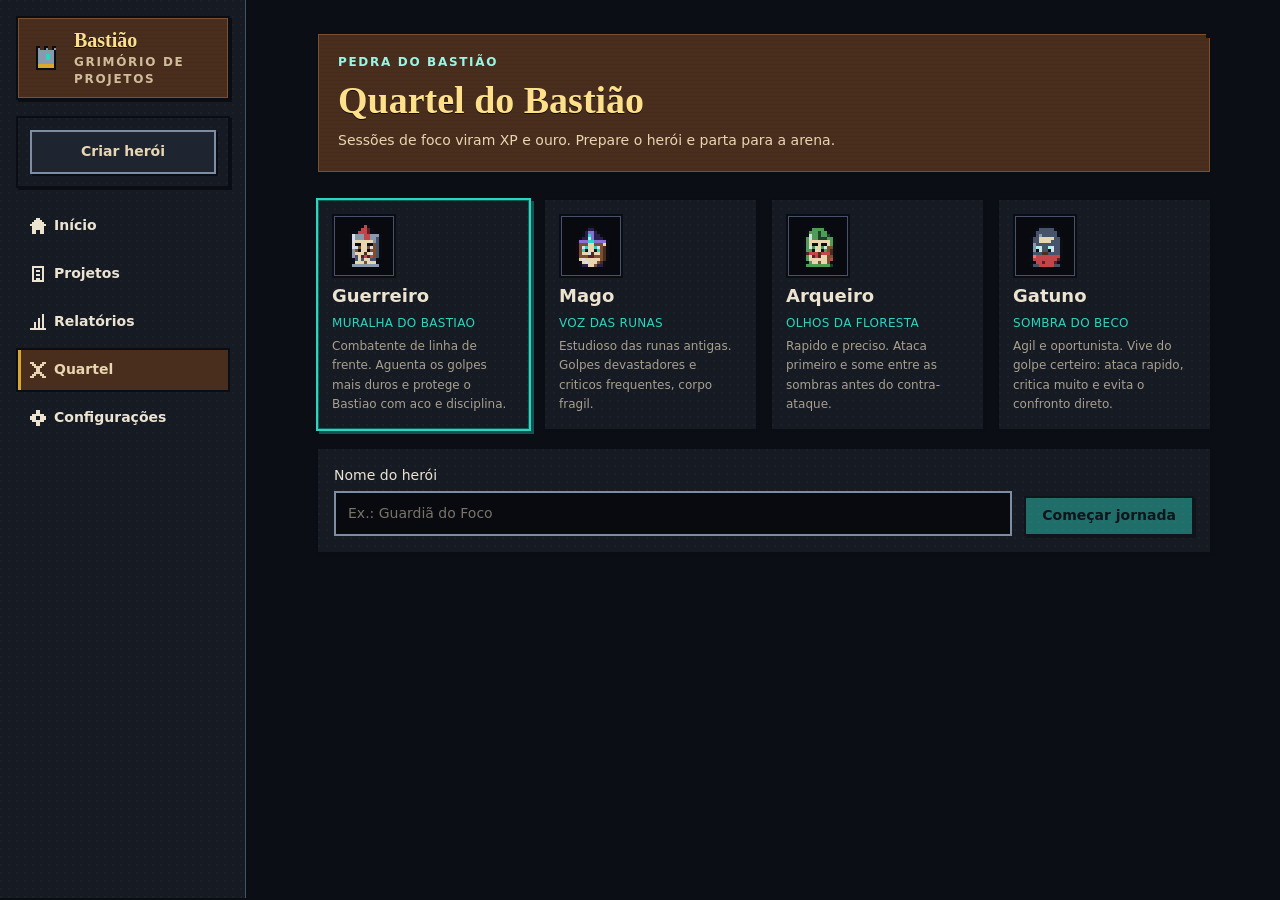
<file: rpg/index.html>
<!doctype html>
<html lang="pt-BR">
  <head>
    <meta charset="utf-8" />
    <meta name="viewport" content="width=device-width, initial-scale=1" />
    <meta name="theme-color" content="#0f1115" />
    <meta name="color-scheme" content="dark" />
    <!--
      CSP (MEDIUM-01, adapter-static sem servidor): meta permissiva para nao quebrar
      a hidratacao SvelteKit (inline scripts/estilos). Prefira headers no host estatico.
      Diretiva estrita recomendada no host:
      default-src 'self'; object-src 'none'; base-uri 'self'; frame-ancestors 'none'
      + X-Content-Type-Options: nosniff + Referrer-Policy: same-origin.
      Limitacao: meta com 'unsafe-inline' nao bloqueia XSS via inline; header com
      nonce/hash seria ideal, mas exige SSR/host com injecao por resposta.
    -->
    <meta
      http-equiv="Content-Security-Policy"
      content="default-src 'self'; object-src 'none'; base-uri 'self'; script-src 'self' 'unsafe-inline'; style-src 'self' 'unsafe-inline'; img-src 'self' data:; font-src 'self' data:; connect-src 'self' https://storage.bunnycdn.com https://uk.storage.bunnycdn.com https://ny.storage.bunnycdn.com https://la.storage.bunnycdn.com https://sg.storage.bunnycdn.com https://se.storage.bunnycdn.com https://br.storage.bunnycdn.com https://jh.storage.bunnycdn.com https://syd.storage.bunnycdn.com"
    />
    <title>App Produtividade</title>
    <link href="../_app/immutable/bundle.DhB-QHuP.js" rel="modulepreload">
		<!--efwshs--><!----><title>Quartel do Bastião</title>
		<link href="../_app/immutable/assets/bundle.BNYIov0n.css" rel="stylesheet">
  		<link rel="icon" type="image/svg+xml" href="/favicon.svg" />
	</head>
  <body data-sveltekit-preload-data="hover">
    <div style="display: contents"><!--[--><!--[0--><!--[--><a href="#conteudo-principal" class="bastiao-skip svelte-12qhfyh">Pular para o conteúdo</a> <div class="bastiao-shell svelte-12qhfyh"><aside class="bastiao-sidebar svelte-129hoe0" aria-label="Navegacao principal"><div class="bastiao-brand svelte-129hoe0"><span class="bastiao-brand-emblem svelte-129hoe0" aria-hidden="true"><svg viewBox="0 0 16 16" width="32" height="32" shape-rendering="crispEdges" style="display: block" class="shrink-0" aria-hidden="true"><!--[--><path d="M3 2h2v1h-2zM7 2h2v1h-2zM11 2h2v1h-2zM3 3h1v1h-1zM7 3h1v1h-1zM11 3h1v1h-1zM3 4h1v1h-1zM12 4h1v1h-1zM3 5h1v1h-1zM12 5h1v1h-1zM3 6h1v1h-1zM12 6h1v1h-1zM3 7h1v1h-1zM12 7h1v1h-1zM3 8h1v1h-1zM12 8h1v1h-1zM3 9h1v1h-1zM12 9h1v1h-1zM3 10h1v1h-1zM12 10h1v1h-1zM3 11h1v1h-1zM12 11h1v1h-1zM3 12h1v1h-1zM12 12h1v1h-1zM3 13h10v1h-10z" fill="var(--color-px-ink)"></path><path d="M4 3h1v1h-1zM8 3h1v1h-1zM12 3h1v1h-1zM4 4h8v1h-8zM4 5h8v1h-8zM4 6h4v1h-4zM10 6h2v1h-2zM4 7h4v1h-4zM10 7h2v1h-2zM4 8h4v1h-4zM10 8h2v1h-2zM4 9h8v1h-8zM4 10h8v1h-8z" fill="var(--color-px-steel)"></path><path d="M4 11h8v1h-8zM4 12h8v1h-8z" fill="var(--color-px-gold)"></path><path d="M8 6h2v1h-2zM8 7h2v1h-2zM8 8h2v1h-2z" fill="var(--color-px-teal)"></path><!--]--></svg><!----></span> <span class="bastiao-brand-text svelte-129hoe0"><p class="bastiao-brand-title svelte-129hoe0">Bastião</p> <p class="bastiao-brand-sub svelte-129hoe0">grimório de projetos</p></span></div> <div class="bastiao-hud svelte-129hoe0"><section class="hero-hud svelte-1gd1m4t" aria-label="Heroi"><!--[-1--><p class="hero-hud__loading svelte-1gd1m4t" role="status">Carregando herói...</p><!--]--></section><!----></div> <nav class="bastiao-nav svelte-129hoe0" aria-label="Paginas"><!--[--><a href="/" class="bastiao-link svelte-129hoe0" title="Início" aria-current="page"><svg viewBox="0 0 8 8" width="16" height="16" shape-rendering="crispEdges" style="display: block" class="shrink-0" aria-hidden="true"><!--[-1--><path d="M3 0h2v1h-2zM2 1h4v1h-4zM1 2h6v1h-6zM0 3h8v1h-8zM1 4h6v1h-6zM1 5h6v1h-6zM1 6h2v1h-2zM5 6h2v1h-2zM1 7h2v1h-2zM5 7h2v1h-2z" fill="currentColor"></path><!--]--></svg><!----> <span class="bastiao-link-label svelte-129hoe0">Início</span></a><a href="/projetos" class="bastiao-link svelte-129hoe0" title="Projetos"><svg viewBox="0 0 8 8" width="16" height="16" shape-rendering="crispEdges" style="display: block" class="shrink-0" aria-hidden="true"><!--[-1--><path d="M1 0h6v1h-6zM1 1h1v1h-1zM6 1h1v1h-1zM1 2h1v1h-1zM3 2h2v1h-2zM6 2h1v1h-1zM1 3h1v1h-1zM6 3h1v1h-1zM1 4h1v1h-1zM3 4h2v1h-2zM6 4h1v1h-1zM1 5h1v1h-1zM6 5h1v1h-1zM1 6h1v1h-1zM3 6h2v1h-2zM6 6h1v1h-1zM1 7h6v1h-6z" fill="currentColor"></path><!--]--></svg><!----> <span class="bastiao-link-label svelte-129hoe0">Projetos</span></a><a href="/relatorios" class="bastiao-link svelte-129hoe0" title="Relatórios"><svg viewBox="0 0 8 8" width="16" height="16" shape-rendering="crispEdges" style="display: block" class="shrink-0" aria-hidden="true"><!--[-1--><path d="M6 0h1v1h-1zM6 1h1v1h-1zM4 2h1v1h-1zM6 2h1v1h-1zM4 3h1v1h-1zM6 3h1v1h-1zM2 4h1v1h-1zM4 4h1v1h-1zM6 4h1v1h-1zM2 5h1v1h-1zM4 5h1v1h-1zM6 5h1v1h-1zM2 6h1v1h-1zM4 6h1v1h-1zM6 6h1v1h-1zM0 7h8v1h-8z" fill="currentColor"></path><!--]--></svg><!----> <span class="bastiao-link-label svelte-129hoe0">Relatórios</span></a><a href="/rpg" class="bastiao-link svelte-129hoe0" title="Quartel"><svg viewBox="0 0 8 8" width="16" height="16" shape-rendering="crispEdges" style="display: block" class="shrink-0" aria-hidden="true"><!--[-1--><path d="M0 0h2v1h-2zM6 0h2v1h-2zM1 1h2v1h-2zM5 1h2v1h-2zM2 2h4v1h-4zM3 3h2v1h-2zM3 4h2v1h-2zM2 5h4v1h-4zM1 6h2v1h-2zM5 6h2v1h-2zM0 7h2v1h-2zM6 7h2v1h-2z" fill="currentColor"></path><!--]--></svg><!----> <span class="bastiao-link-label svelte-129hoe0">Quartel</span></a><a href="/settings" class="bastiao-link svelte-129hoe0" title="Configurações"><svg viewBox="0 0 8 8" width="16" height="16" shape-rendering="crispEdges" style="display: block" class="shrink-0" aria-hidden="true"><!--[-1--><path d="M3 0h2v1h-2zM3 1h2v1h-2zM1 2h6v1h-6zM0 3h3v1h-3zM5 3h3v1h-3zM0 4h3v1h-3zM5 4h3v1h-3zM1 5h6v1h-6zM3 6h2v1h-2zM3 7h2v1h-2z" fill="currentColor"></path><!--]--></svg><!----> <span class="bastiao-link-label svelte-129hoe0">Configurações</span></a><!--]--></nav></aside><!----> <main id="conteudo-principal" class="bastiao-main svelte-12qhfyh" tabindex="-1"><!--[--><div class="quartel mx-auto w-full max-w-4xl min-w-0 svelte-efwshs"><header class="bastiao-pageheader bastiao-pageheader--sign  svelte-132ntk2"><!--[-1--><!--]--> <div class="bastiao-pageheader__main svelte-132ntk2"><div class="bastiao-pageheader__text svelte-132ntk2"><!--[0--><p class="bastiao-pageheader__kicker svelte-132ntk2">Pedra do Bastião</p><!--]--> <h1 class="bastiao-pageheader__title svelte-132ntk2"><!--[-1--><!--]--> <span class="bastiao-pageheader__title-text svelte-132ntk2">Quartel do Bastião</span></h1> <!--[0--><p class="bastiao-pageheader__description svelte-132ntk2">Sessões de foco viram XP e ouro. Prepare o herói e parta para a arena.</p><!--]--> <!--[-1--><!--]--></div> <!--[-1--><!--]--> <!--[-1--><!--]--></div> <!--[-1--><!--]--></header><!----> <!--[-1--><!--]--> <!--[-1--><!--]--> <!--[0--><p class="quartel-loading mt-6 text-sm text-muted svelte-efwshs">Carregando herói...</p><!--]--></div> <!--[-1--><!--]--><!----> <!--[-1--><!--]--><!----><!--]--><!----></main></div> <!--[-1--><!--]--><!--]--><!--]--> <!--[-1--><!--]--><!--]-->
			
			<script>
				{
					__sveltekit_iimv0 = {
						base: new URL("..", location).pathname.slice(0, -1)
					};

					const element = document.currentScript.parentElement;

					import("../_app/immutable/bundle.DhB-QHuP.js").then((app) => {
						app.start(element, {
							node_ids: [0, 8],
							data: [null,null],
							form: null,
							error: null
						})
					});
				}
			</script>
		</div>
  </body>
</html>
</file>
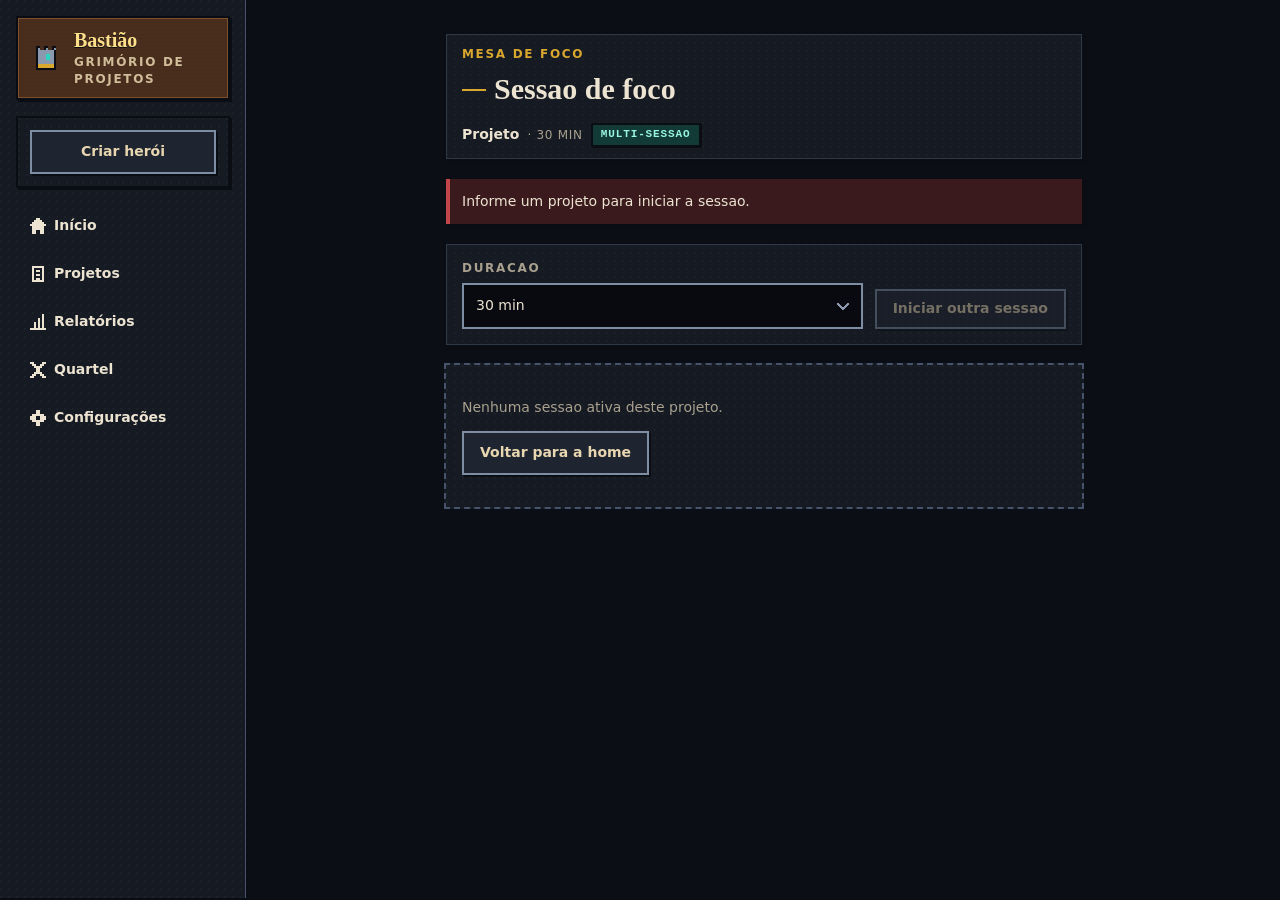
<file: session/index.html>
<!doctype html>
<html lang="pt-BR">
  <head>
    <meta charset="utf-8" />
    <meta name="viewport" content="width=device-width, initial-scale=1" />
    <meta name="theme-color" content="#0f1115" />
    <meta name="color-scheme" content="dark" />
    <!--
      CSP (MEDIUM-01, adapter-static sem servidor): meta permissiva para nao quebrar
      a hidratacao SvelteKit (inline scripts/estilos). Prefira headers no host estatico.
      Diretiva estrita recomendada no host:
      default-src 'self'; object-src 'none'; base-uri 'self'; frame-ancestors 'none'
      + X-Content-Type-Options: nosniff + Referrer-Policy: same-origin.
      Limitacao: meta com 'unsafe-inline' nao bloqueia XSS via inline; header com
      nonce/hash seria ideal, mas exige SSR/host com injecao por resposta.
    -->
    <meta
      http-equiv="Content-Security-Policy"
      content="default-src 'self'; object-src 'none'; base-uri 'self'; script-src 'self' 'unsafe-inline'; style-src 'self' 'unsafe-inline'; img-src 'self' data:; font-src 'self' data:; connect-src 'self' https://storage.bunnycdn.com https://uk.storage.bunnycdn.com https://ny.storage.bunnycdn.com https://la.storage.bunnycdn.com https://sg.storage.bunnycdn.com https://se.storage.bunnycdn.com https://br.storage.bunnycdn.com https://jh.storage.bunnycdn.com https://syd.storage.bunnycdn.com"
    />
    <title>App Produtividade</title>
    <link href="../_app/immutable/bundle.DhB-QHuP.js" rel="modulepreload">
		<!--1jobjz3--><!----><title>Sessao de foco</title>
		<link href="../_app/immutable/assets/bundle.BNYIov0n.css" rel="stylesheet">
  		<link rel="icon" type="image/svg+xml" href="/favicon.svg" />
	</head>
  <body data-sveltekit-preload-data="hover">
    <div style="display: contents"><!--[--><!--[0--><!--[--><a href="#conteudo-principal" class="bastiao-skip svelte-12qhfyh">Pular para o conteúdo</a> <div class="bastiao-shell svelte-12qhfyh"><aside class="bastiao-sidebar svelte-129hoe0" aria-label="Navegacao principal"><div class="bastiao-brand svelte-129hoe0"><span class="bastiao-brand-emblem svelte-129hoe0" aria-hidden="true"><svg viewBox="0 0 16 16" width="32" height="32" shape-rendering="crispEdges" style="display: block" class="shrink-0" aria-hidden="true"><!--[--><path d="M3 2h2v1h-2zM7 2h2v1h-2zM11 2h2v1h-2zM3 3h1v1h-1zM7 3h1v1h-1zM11 3h1v1h-1zM3 4h1v1h-1zM12 4h1v1h-1zM3 5h1v1h-1zM12 5h1v1h-1zM3 6h1v1h-1zM12 6h1v1h-1zM3 7h1v1h-1zM12 7h1v1h-1zM3 8h1v1h-1zM12 8h1v1h-1zM3 9h1v1h-1zM12 9h1v1h-1zM3 10h1v1h-1zM12 10h1v1h-1zM3 11h1v1h-1zM12 11h1v1h-1zM3 12h1v1h-1zM12 12h1v1h-1zM3 13h10v1h-10z" fill="var(--color-px-ink)"></path><path d="M4 3h1v1h-1zM8 3h1v1h-1zM12 3h1v1h-1zM4 4h8v1h-8zM4 5h8v1h-8zM4 6h4v1h-4zM10 6h2v1h-2zM4 7h4v1h-4zM10 7h2v1h-2zM4 8h4v1h-4zM10 8h2v1h-2zM4 9h8v1h-8zM4 10h8v1h-8z" fill="var(--color-px-steel)"></path><path d="M4 11h8v1h-8zM4 12h8v1h-8z" fill="var(--color-px-gold)"></path><path d="M8 6h2v1h-2zM8 7h2v1h-2zM8 8h2v1h-2z" fill="var(--color-px-teal)"></path><!--]--></svg><!----></span> <span class="bastiao-brand-text svelte-129hoe0"><p class="bastiao-brand-title svelte-129hoe0">Bastião</p> <p class="bastiao-brand-sub svelte-129hoe0">grimório de projetos</p></span></div> <div class="bastiao-hud svelte-129hoe0"><section class="hero-hud svelte-1gd1m4t" aria-label="Heroi"><!--[-1--><p class="hero-hud__loading svelte-1gd1m4t" role="status">Carregando herói...</p><!--]--></section><!----></div> <nav class="bastiao-nav svelte-129hoe0" aria-label="Paginas"><!--[--><a href="/" class="bastiao-link svelte-129hoe0" title="Início" aria-current="page"><svg viewBox="0 0 8 8" width="16" height="16" shape-rendering="crispEdges" style="display: block" class="shrink-0" aria-hidden="true"><!--[-1--><path d="M3 0h2v1h-2zM2 1h4v1h-4zM1 2h6v1h-6zM0 3h8v1h-8zM1 4h6v1h-6zM1 5h6v1h-6zM1 6h2v1h-2zM5 6h2v1h-2zM1 7h2v1h-2zM5 7h2v1h-2z" fill="currentColor"></path><!--]--></svg><!----> <span class="bastiao-link-label svelte-129hoe0">Início</span></a><a href="/projetos" class="bastiao-link svelte-129hoe0" title="Projetos"><svg viewBox="0 0 8 8" width="16" height="16" shape-rendering="crispEdges" style="display: block" class="shrink-0" aria-hidden="true"><!--[-1--><path d="M1 0h6v1h-6zM1 1h1v1h-1zM6 1h1v1h-1zM1 2h1v1h-1zM3 2h2v1h-2zM6 2h1v1h-1zM1 3h1v1h-1zM6 3h1v1h-1zM1 4h1v1h-1zM3 4h2v1h-2zM6 4h1v1h-1zM1 5h1v1h-1zM6 5h1v1h-1zM1 6h1v1h-1zM3 6h2v1h-2zM6 6h1v1h-1zM1 7h6v1h-6z" fill="currentColor"></path><!--]--></svg><!----> <span class="bastiao-link-label svelte-129hoe0">Projetos</span></a><a href="/relatorios" class="bastiao-link svelte-129hoe0" title="Relatórios"><svg viewBox="0 0 8 8" width="16" height="16" shape-rendering="crispEdges" style="display: block" class="shrink-0" aria-hidden="true"><!--[-1--><path d="M6 0h1v1h-1zM6 1h1v1h-1zM4 2h1v1h-1zM6 2h1v1h-1zM4 3h1v1h-1zM6 3h1v1h-1zM2 4h1v1h-1zM4 4h1v1h-1zM6 4h1v1h-1zM2 5h1v1h-1zM4 5h1v1h-1zM6 5h1v1h-1zM2 6h1v1h-1zM4 6h1v1h-1zM6 6h1v1h-1zM0 7h8v1h-8z" fill="currentColor"></path><!--]--></svg><!----> <span class="bastiao-link-label svelte-129hoe0">Relatórios</span></a><a href="/rpg" class="bastiao-link svelte-129hoe0" title="Quartel"><svg viewBox="0 0 8 8" width="16" height="16" shape-rendering="crispEdges" style="display: block" class="shrink-0" aria-hidden="true"><!--[-1--><path d="M0 0h2v1h-2zM6 0h2v1h-2zM1 1h2v1h-2zM5 1h2v1h-2zM2 2h4v1h-4zM3 3h2v1h-2zM3 4h2v1h-2zM2 5h4v1h-4zM1 6h2v1h-2zM5 6h2v1h-2zM0 7h2v1h-2zM6 7h2v1h-2z" fill="currentColor"></path><!--]--></svg><!----> <span class="bastiao-link-label svelte-129hoe0">Quartel</span></a><a href="/settings" class="bastiao-link svelte-129hoe0" title="Configurações"><svg viewBox="0 0 8 8" width="16" height="16" shape-rendering="crispEdges" style="display: block" class="shrink-0" aria-hidden="true"><!--[-1--><path d="M3 0h2v1h-2zM3 1h2v1h-2zM1 2h6v1h-6zM0 3h3v1h-3zM5 3h3v1h-3zM0 4h3v1h-3zM5 4h3v1h-3zM1 5h6v1h-6zM3 6h2v1h-2zM3 7h2v1h-2z" fill="currentColor"></path><!--]--></svg><!----> <span class="bastiao-link-label svelte-129hoe0">Configurações</span></a><!--]--></nav></aside><!----> <main id="conteudo-principal" class="bastiao-main svelte-12qhfyh" tabindex="-1"><!--[--><div class="session-page svelte-1jobjz3"><header class="bastiao-pageheader bastiao-pageheader--compact  svelte-132ntk2"><!--[-1--><!--]--> <div class="bastiao-pageheader__main svelte-132ntk2"><div class="bastiao-pageheader__text svelte-132ntk2"><!--[0--><p class="bastiao-pageheader__kicker svelte-132ntk2">Mesa de foco</p><!--]--> <h1 class="bastiao-pageheader__title svelte-132ntk2"><!--[0--><span class="bastiao-pageheader__rule svelte-132ntk2" aria-hidden="true"></span><!--]--> <span class="bastiao-pageheader__title-text svelte-132ntk2">Sessao de foco</span></h1> <!--[-1--><!--]--> <!--[-1--><!--]--></div> <!--[-1--><!--]--> <!--[-1--><!--]--></div> <!--[0--><div class="bastiao-pageheader__extra svelte-132ntk2"><p class="session-meta svelte-1jobjz3"><strong class="session-meta__project svelte-1jobjz3">Projeto</strong> <span class="session-meta__duration svelte-1jobjz3">· 30 min</span> <span class="bastiao-badge bastiao-badge--teal  svelte-37jlba"><!--[0--><!---->multi-sessao<!----><!--]--></span><!----></p><!----></div><!--]--></header><!----> <!--[-1--><!--]--> <!--[0--><p class="session-loading svelte-1jobjz3">Preparando sessao...</p><!--]--> <!--[-1--><!--]--><!----></div><!--]--><!----></main></div> <!--[-1--><!--]--><!--]--><!--]--> <!--[-1--><!--]--><!--]-->
			
			<script>
				{
					__sveltekit_iimv0 = {
						base: new URL("..", location).pathname.slice(0, -1)
					};

					const element = document.currentScript.parentElement;

					import("../_app/immutable/bundle.DhB-QHuP.js").then((app) => {
						app.start(element, {
							node_ids: [0, 9],
							data: [null,null],
							form: null,
							error: null
						})
					});
				}
			</script>
		</div>
  </body>
</html>
</file>
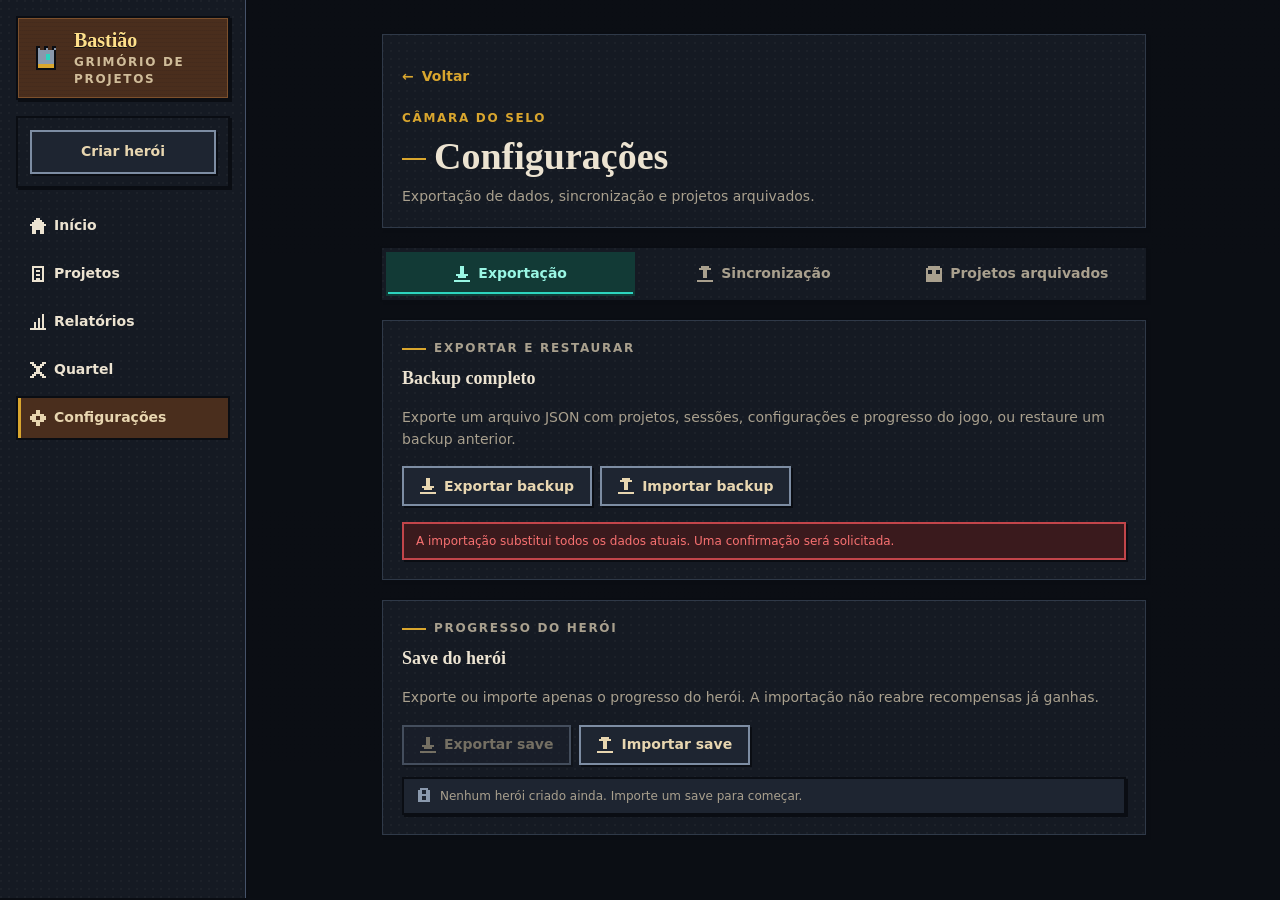
<file: settings/index.html>
<!doctype html>
<html lang="pt-BR">
  <head>
    <meta charset="utf-8" />
    <meta name="viewport" content="width=device-width, initial-scale=1" />
    <meta name="theme-color" content="#0f1115" />
    <meta name="color-scheme" content="dark" />
    <!--
      CSP (MEDIUM-01, adapter-static sem servidor): meta permissiva para nao quebrar
      a hidratacao SvelteKit (inline scripts/estilos). Prefira headers no host estatico.
      Diretiva estrita recomendada no host:
      default-src 'self'; object-src 'none'; base-uri 'self'; frame-ancestors 'none'
      + X-Content-Type-Options: nosniff + Referrer-Policy: same-origin.
      Limitacao: meta com 'unsafe-inline' nao bloqueia XSS via inline; header com
      nonce/hash seria ideal, mas exige SSR/host com injecao por resposta.
    -->
    <meta
      http-equiv="Content-Security-Policy"
      content="default-src 'self'; object-src 'none'; base-uri 'self'; script-src 'self' 'unsafe-inline'; style-src 'self' 'unsafe-inline'; img-src 'self' data:; font-src 'self' data:; connect-src 'self' https://storage.bunnycdn.com https://uk.storage.bunnycdn.com https://ny.storage.bunnycdn.com https://la.storage.bunnycdn.com https://sg.storage.bunnycdn.com https://se.storage.bunnycdn.com https://br.storage.bunnycdn.com https://jh.storage.bunnycdn.com https://syd.storage.bunnycdn.com"
    />
    <title>App Produtividade</title>
    <link href="../_app/immutable/bundle.DhB-QHuP.js" rel="modulepreload">
		<!--1i19ct2--><!----><title>Configurações</title>
		<link href="../_app/immutable/assets/bundle.BNYIov0n.css" rel="stylesheet">
  		<link rel="icon" type="image/svg+xml" href="/favicon.svg" />
	</head>
  <body data-sveltekit-preload-data="hover">
    <div style="display: contents"><!--[--><!--[0--><!--[--><a href="#conteudo-principal" class="bastiao-skip svelte-12qhfyh">Pular para o conteúdo</a> <div class="bastiao-shell svelte-12qhfyh"><aside class="bastiao-sidebar svelte-129hoe0" aria-label="Navegacao principal"><div class="bastiao-brand svelte-129hoe0"><span class="bastiao-brand-emblem svelte-129hoe0" aria-hidden="true"><svg viewBox="0 0 16 16" width="32" height="32" shape-rendering="crispEdges" style="display: block" class="shrink-0" aria-hidden="true"><!--[--><path d="M3 2h2v1h-2zM7 2h2v1h-2zM11 2h2v1h-2zM3 3h1v1h-1zM7 3h1v1h-1zM11 3h1v1h-1zM3 4h1v1h-1zM12 4h1v1h-1zM3 5h1v1h-1zM12 5h1v1h-1zM3 6h1v1h-1zM12 6h1v1h-1zM3 7h1v1h-1zM12 7h1v1h-1zM3 8h1v1h-1zM12 8h1v1h-1zM3 9h1v1h-1zM12 9h1v1h-1zM3 10h1v1h-1zM12 10h1v1h-1zM3 11h1v1h-1zM12 11h1v1h-1zM3 12h1v1h-1zM12 12h1v1h-1zM3 13h10v1h-10z" fill="var(--color-px-ink)"></path><path d="M4 3h1v1h-1zM8 3h1v1h-1zM12 3h1v1h-1zM4 4h8v1h-8zM4 5h8v1h-8zM4 6h4v1h-4zM10 6h2v1h-2zM4 7h4v1h-4zM10 7h2v1h-2zM4 8h4v1h-4zM10 8h2v1h-2zM4 9h8v1h-8zM4 10h8v1h-8z" fill="var(--color-px-steel)"></path><path d="M4 11h8v1h-8zM4 12h8v1h-8z" fill="var(--color-px-gold)"></path><path d="M8 6h2v1h-2zM8 7h2v1h-2zM8 8h2v1h-2z" fill="var(--color-px-teal)"></path><!--]--></svg><!----></span> <span class="bastiao-brand-text svelte-129hoe0"><p class="bastiao-brand-title svelte-129hoe0">Bastião</p> <p class="bastiao-brand-sub svelte-129hoe0">grimório de projetos</p></span></div> <div class="bastiao-hud svelte-129hoe0"><section class="hero-hud svelte-1gd1m4t" aria-label="Heroi"><!--[-1--><p class="hero-hud__loading svelte-1gd1m4t" role="status">Carregando herói...</p><!--]--></section><!----></div> <nav class="bastiao-nav svelte-129hoe0" aria-label="Paginas"><!--[--><a href="/" class="bastiao-link svelte-129hoe0" title="Início" aria-current="page"><svg viewBox="0 0 8 8" width="16" height="16" shape-rendering="crispEdges" style="display: block" class="shrink-0" aria-hidden="true"><!--[-1--><path d="M3 0h2v1h-2zM2 1h4v1h-4zM1 2h6v1h-6zM0 3h8v1h-8zM1 4h6v1h-6zM1 5h6v1h-6zM1 6h2v1h-2zM5 6h2v1h-2zM1 7h2v1h-2zM5 7h2v1h-2z" fill="currentColor"></path><!--]--></svg><!----> <span class="bastiao-link-label svelte-129hoe0">Início</span></a><a href="/projetos" class="bastiao-link svelte-129hoe0" title="Projetos"><svg viewBox="0 0 8 8" width="16" height="16" shape-rendering="crispEdges" style="display: block" class="shrink-0" aria-hidden="true"><!--[-1--><path d="M1 0h6v1h-6zM1 1h1v1h-1zM6 1h1v1h-1zM1 2h1v1h-1zM3 2h2v1h-2zM6 2h1v1h-1zM1 3h1v1h-1zM6 3h1v1h-1zM1 4h1v1h-1zM3 4h2v1h-2zM6 4h1v1h-1zM1 5h1v1h-1zM6 5h1v1h-1zM1 6h1v1h-1zM3 6h2v1h-2zM6 6h1v1h-1zM1 7h6v1h-6z" fill="currentColor"></path><!--]--></svg><!----> <span class="bastiao-link-label svelte-129hoe0">Projetos</span></a><a href="/relatorios" class="bastiao-link svelte-129hoe0" title="Relatórios"><svg viewBox="0 0 8 8" width="16" height="16" shape-rendering="crispEdges" style="display: block" class="shrink-0" aria-hidden="true"><!--[-1--><path d="M6 0h1v1h-1zM6 1h1v1h-1zM4 2h1v1h-1zM6 2h1v1h-1zM4 3h1v1h-1zM6 3h1v1h-1zM2 4h1v1h-1zM4 4h1v1h-1zM6 4h1v1h-1zM2 5h1v1h-1zM4 5h1v1h-1zM6 5h1v1h-1zM2 6h1v1h-1zM4 6h1v1h-1zM6 6h1v1h-1zM0 7h8v1h-8z" fill="currentColor"></path><!--]--></svg><!----> <span class="bastiao-link-label svelte-129hoe0">Relatórios</span></a><a href="/rpg" class="bastiao-link svelte-129hoe0" title="Quartel"><svg viewBox="0 0 8 8" width="16" height="16" shape-rendering="crispEdges" style="display: block" class="shrink-0" aria-hidden="true"><!--[-1--><path d="M0 0h2v1h-2zM6 0h2v1h-2zM1 1h2v1h-2zM5 1h2v1h-2zM2 2h4v1h-4zM3 3h2v1h-2zM3 4h2v1h-2zM2 5h4v1h-4zM1 6h2v1h-2zM5 6h2v1h-2zM0 7h2v1h-2zM6 7h2v1h-2z" fill="currentColor"></path><!--]--></svg><!----> <span class="bastiao-link-label svelte-129hoe0">Quartel</span></a><a href="/settings" class="bastiao-link svelte-129hoe0" title="Configurações"><svg viewBox="0 0 8 8" width="16" height="16" shape-rendering="crispEdges" style="display: block" class="shrink-0" aria-hidden="true"><!--[-1--><path d="M3 0h2v1h-2zM3 1h2v1h-2zM1 2h6v1h-6zM0 3h3v1h-3zM5 3h3v1h-3zM0 4h3v1h-3zM5 4h3v1h-3zM1 5h6v1h-6zM3 6h2v1h-2zM3 7h2v1h-2z" fill="currentColor"></path><!--]--></svg><!----> <span class="bastiao-link-label svelte-129hoe0">Configurações</span></a><!--]--></nav></aside><!----> <main id="conteudo-principal" class="bastiao-main svelte-12qhfyh" tabindex="-1"><!--[--><div class="settings-page svelte-1i19ct2"><header class="bastiao-pageheader bastiao-pageheader--stone  svelte-132ntk2"><!--[0--><a href="/" class="bastiao-pageheader__back svelte-132ntk2"><span aria-hidden="true" class="svelte-132ntk2">←</span> <span class="svelte-132ntk2">Voltar</span></a><!--]--> <div class="bastiao-pageheader__main svelte-132ntk2"><div class="bastiao-pageheader__text svelte-132ntk2"><!--[0--><p class="bastiao-pageheader__kicker svelte-132ntk2">Câmara do selo</p><!--]--> <h1 class="bastiao-pageheader__title svelte-132ntk2"><!--[0--><span class="bastiao-pageheader__rule svelte-132ntk2" aria-hidden="true"></span><!--]--> <span class="bastiao-pageheader__title-text svelte-132ntk2">Configurações</span></h1> <!--[0--><p class="bastiao-pageheader__description svelte-132ntk2">Exportação de dados, sincronização e projetos arquivados.</p><!--]--> <!--[-1--><!--]--></div> <!--[-1--><!--]--> <!--[-1--><!--]--></div> <!--[-1--><!--]--></header><!----> <!--[-1--><div id="tabs" role="group" aria-label="Seções de configurações" data-px-tabs="pressed" data-count="3" data-layout="grid" class="bastiao-tabs  svelte-u8f9cr" style="--tabs-count: 3"><!--[--><button type="button" aria-pressed="true" data-px-tab="exportacao" data-active="true" class="bastiao-tab svelte-u8f9cr"><!--[0--><span class="bastiao-tab__icon svelte-u8f9cr" aria-hidden="true"><!--[-1--><svg viewBox="0 0 8 8" width="16" height="16" shape-rendering="crispEdges" style="display: block" class="shrink-0" aria-hidden="true"><!--[-1--><path d="M3 0h2v1h-2zM3 1h2v1h-2zM3 2h2v1h-2zM3 3h2v1h-2zM1 4h6v1h-6zM2 5h4v1h-4zM0 7h8v1h-8z" fill="currentColor"></path><!--]--></svg><!--]--><!----></span><!--]--> <span class="bastiao-tab__label svelte-u8f9cr">Exportação</span></button><button type="button" aria-pressed="false" data-px-tab="sincronizacao" data-active="false" class="bastiao-tab svelte-u8f9cr"><!--[0--><span class="bastiao-tab__icon svelte-u8f9cr" aria-hidden="true"><!--[1--><svg viewBox="0 0 8 8" width="16" height="16" shape-rendering="crispEdges" style="display: block" class="shrink-0" aria-hidden="true"><!--[-1--><path d="M2 0h4v1h-4zM1 1h6v1h-6zM3 2h2v1h-2zM3 3h2v1h-2zM3 4h2v1h-2zM3 5h2v1h-2zM0 7h8v1h-8z" fill="currentColor"></path><!--]--></svg><!--]--><!----></span><!--]--> <span class="bastiao-tab__label svelte-u8f9cr">Sincronização</span></button><button type="button" aria-pressed="false" data-px-tab="arquivados" data-active="false" class="bastiao-tab svelte-u8f9cr"><!--[0--><span class="bastiao-tab__icon svelte-u8f9cr" aria-hidden="true"><!--[0--><svg viewBox="0 0 8 8" width="16" height="16" shape-rendering="crispEdges" style="display: block" class="shrink-0" aria-hidden="true"><!--[-1--><path d="M1 0h6v1h-6zM0 1h8v1h-8zM0 2h1v1h-1zM3 2h2v1h-2zM7 2h1v1h-1zM0 3h1v1h-1zM3 3h2v1h-2zM7 3h1v1h-1zM0 4h8v1h-8zM0 5h8v1h-8zM0 6h8v1h-8zM0 7h8v1h-8z" fill="currentColor"></path><!--]--></svg><!--]--><!----></span><!--]--> <span class="bastiao-tab__label svelte-u8f9cr">Projetos arquivados</span></button><!--]--></div><!--]--><!----> <!--[-1--><!--]--> <!--[-1--><!--]--> <!--[0--><p class="settings-loading svelte-1i19ct2">Carregando...</p><!--]--></div><!--]--><!----></main></div> <!--[-1--><!--]--><!--]--><!--]--> <!--[-1--><!--]--><!--]-->
			
			<script>
				{
					__sveltekit_iimv0 = {
						base: new URL("..", location).pathname.slice(0, -1)
					};

					const element = document.currentScript.parentElement;

					import("../_app/immutable/bundle.DhB-QHuP.js").then((app) => {
						app.start(element, {
							node_ids: [0, 10],
							data: [null,null],
							form: null,
							error: null
						})
					});
				}
			</script>
		</div>
  </body>
</html>
</file>
